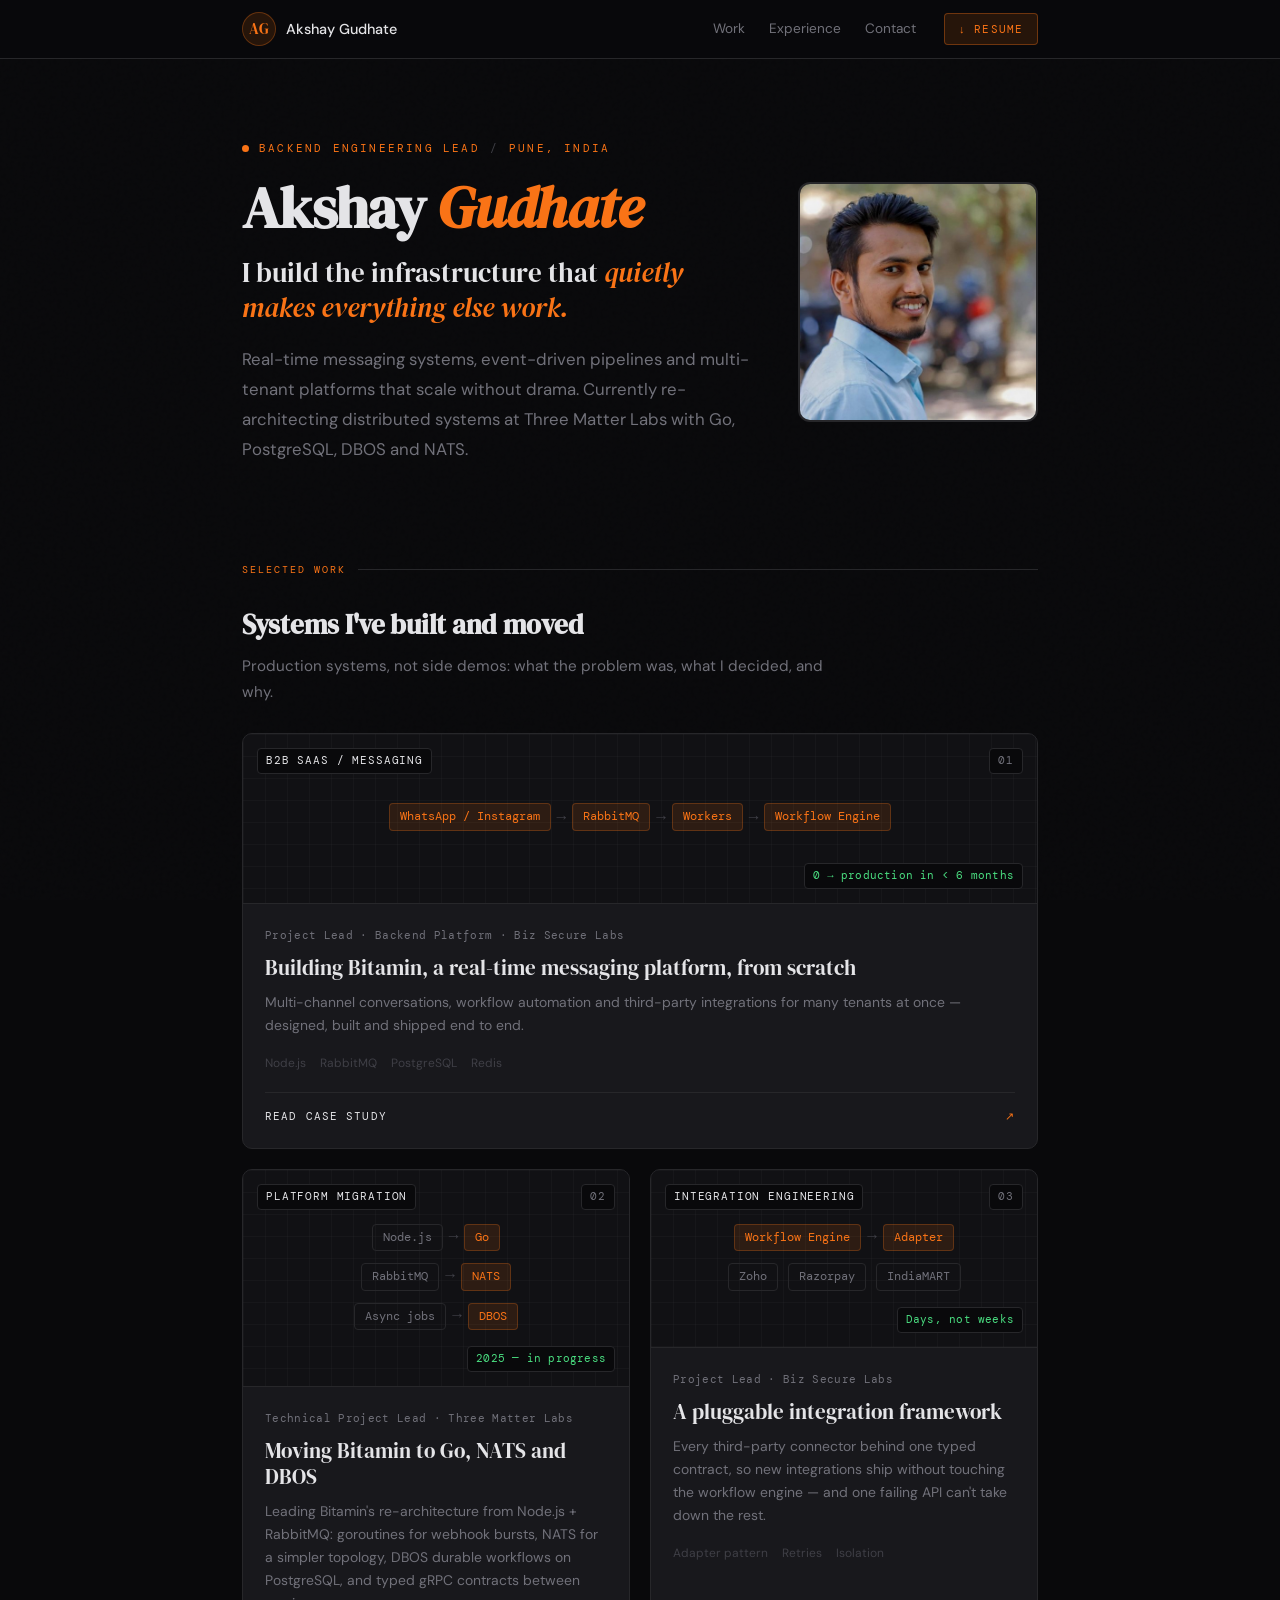
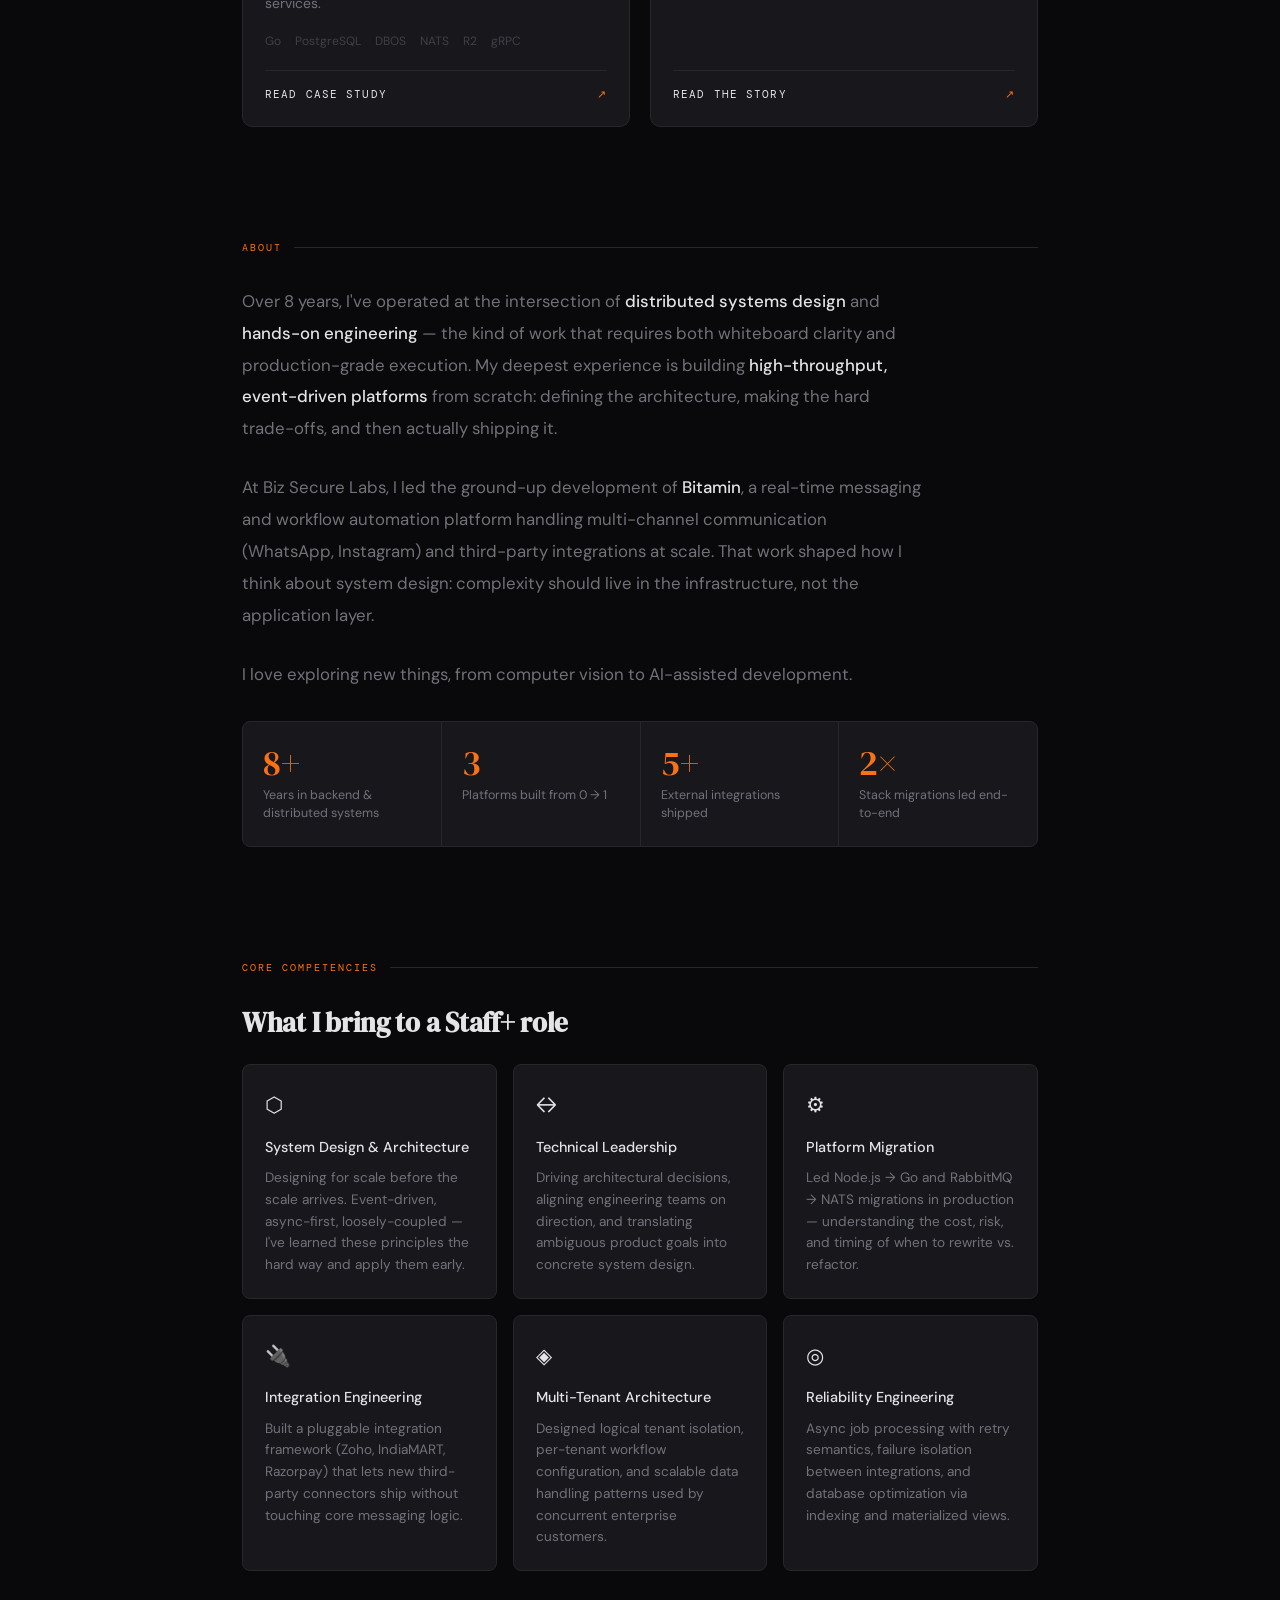
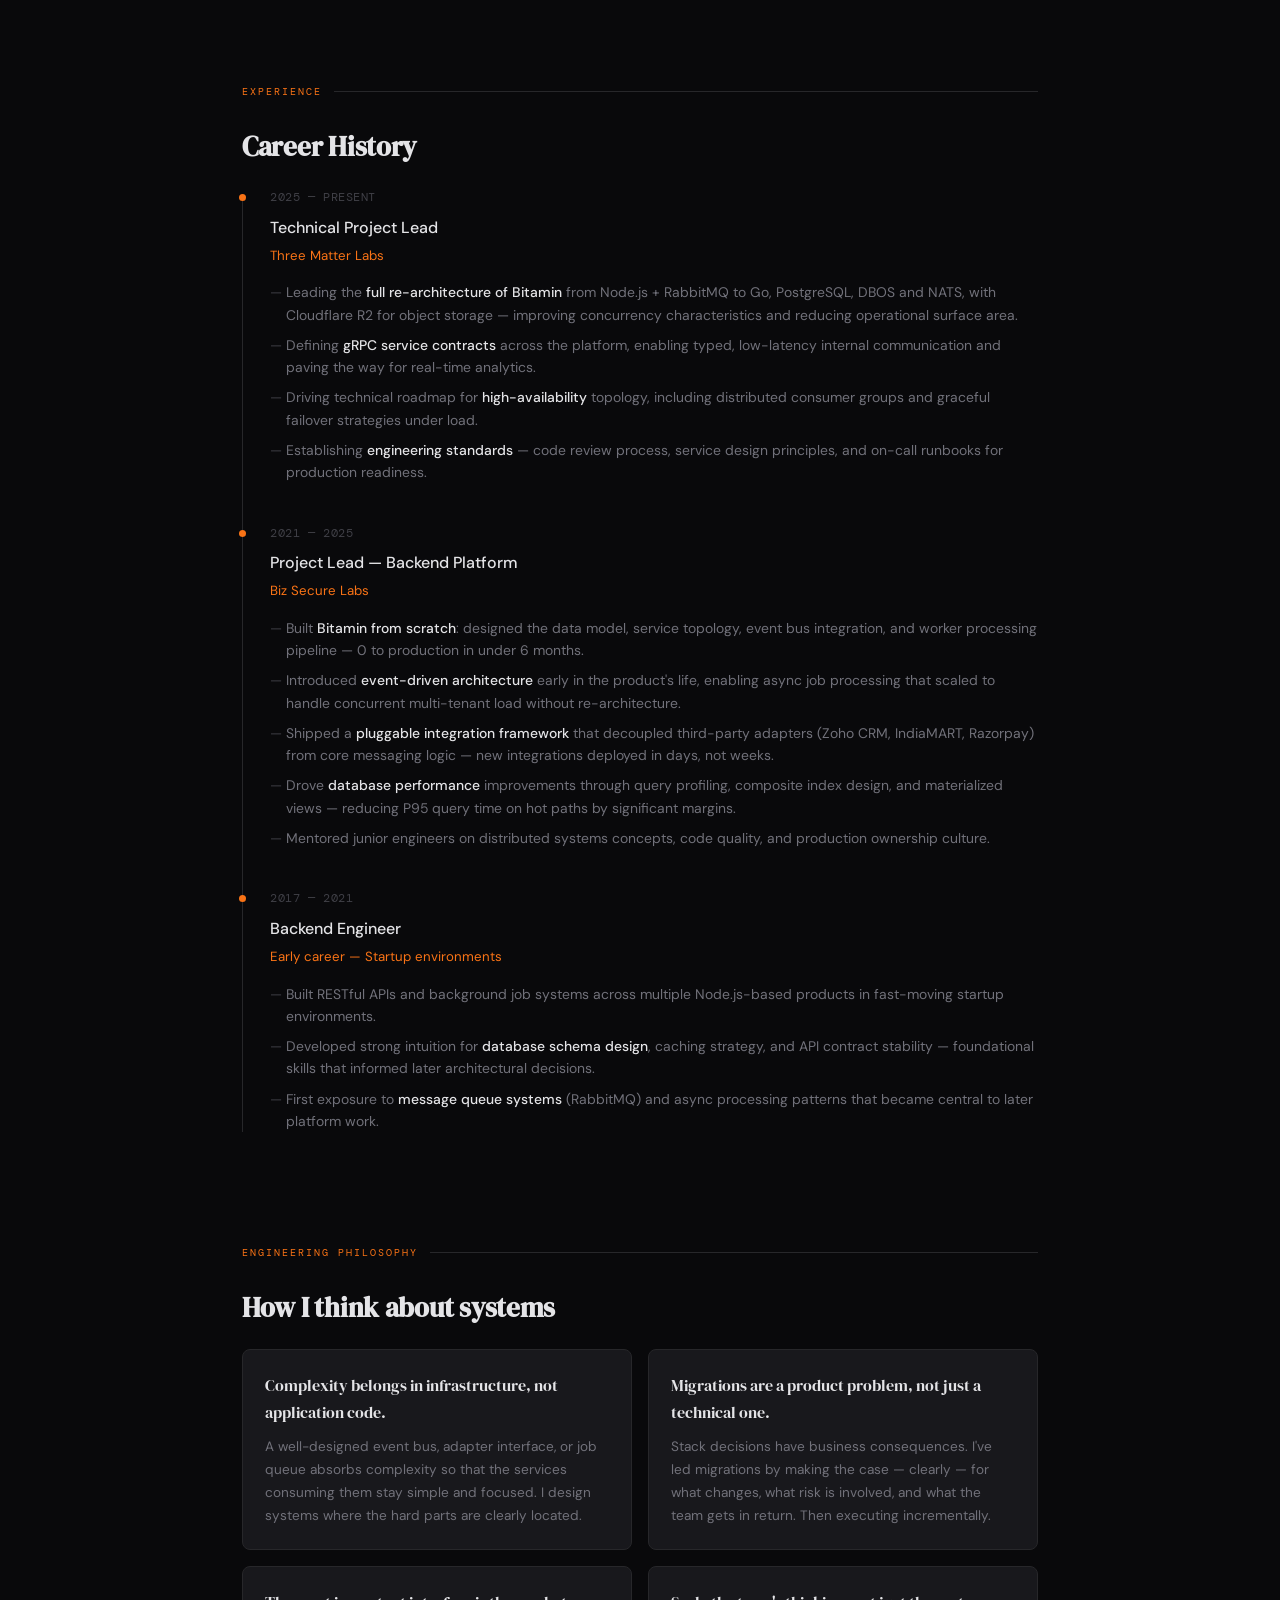
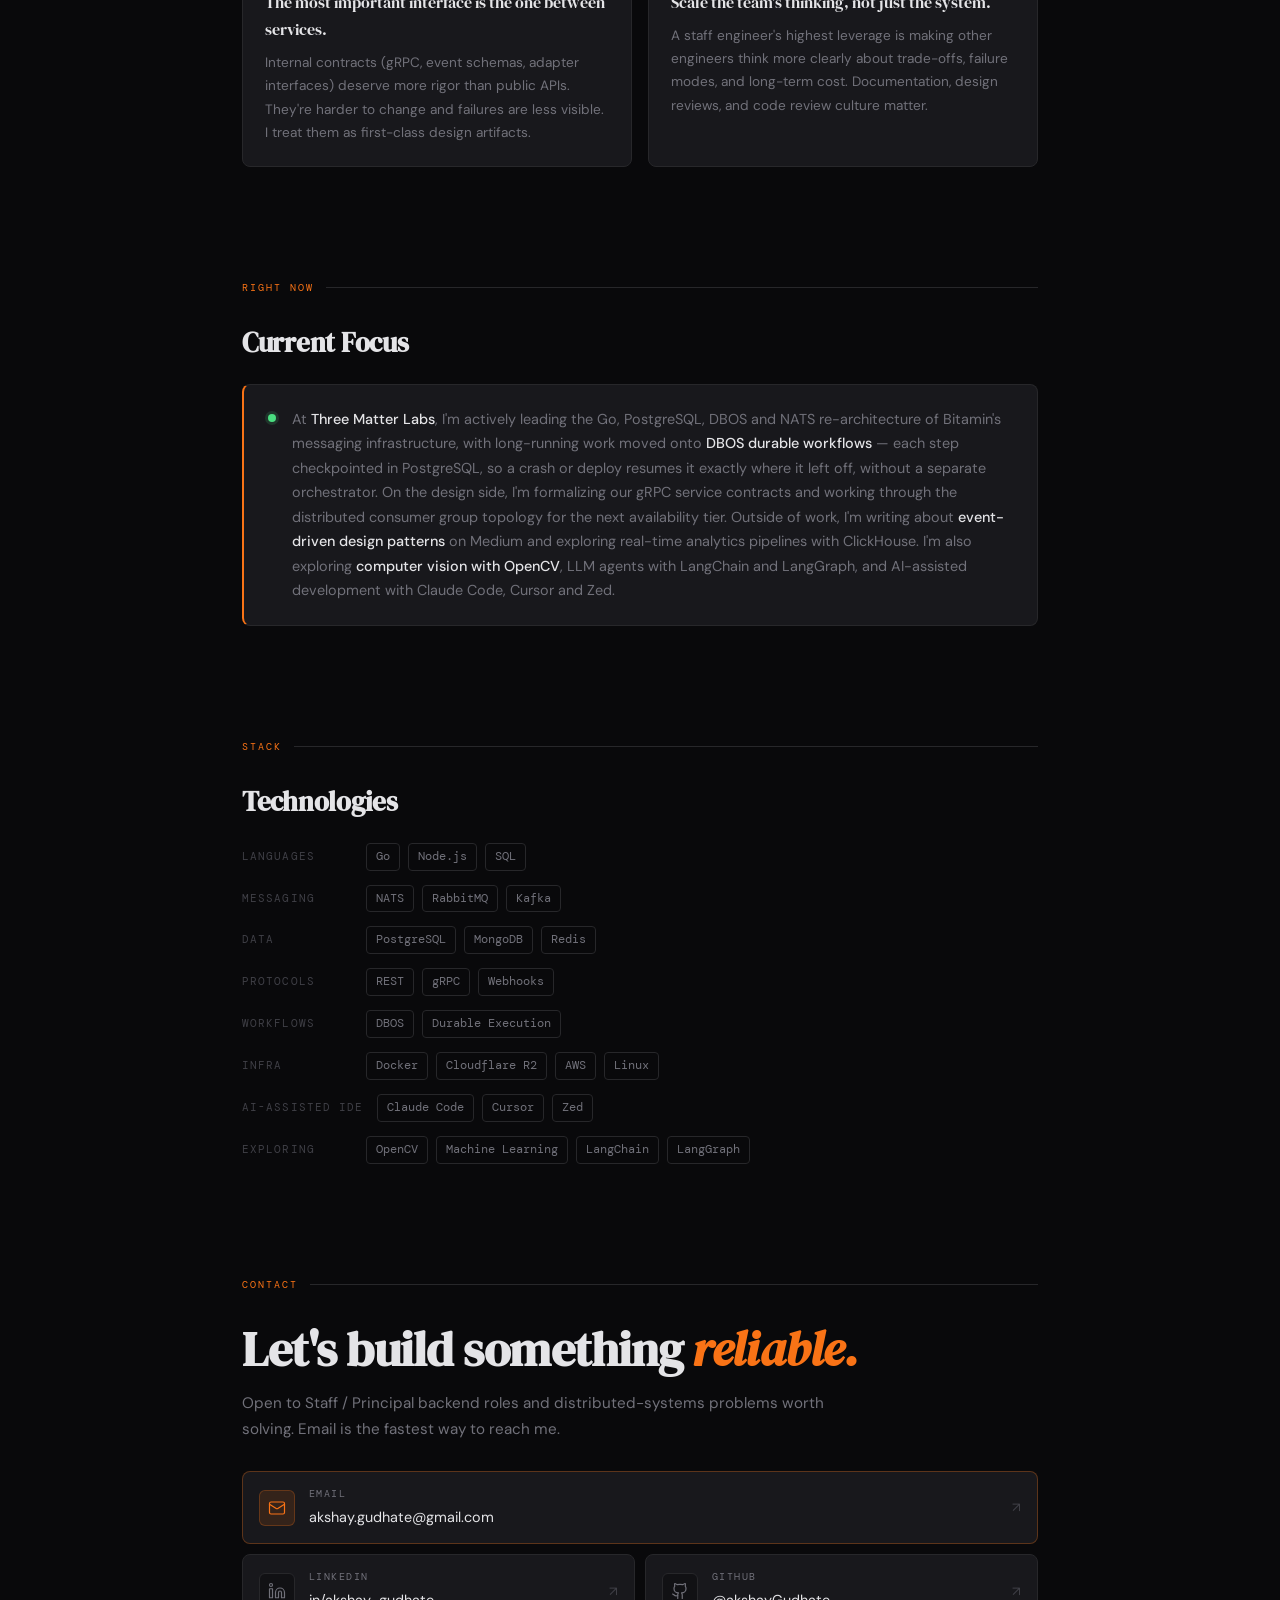
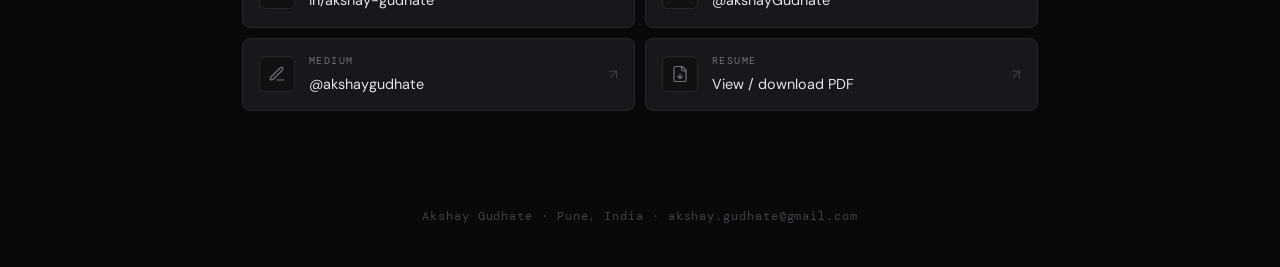
<file: index.html>
<!DOCTYPE html>
<html lang="en">

<head>
    <meta charset="UTF-8" />
    <meta name="viewport" content="width=device-width, initial-scale=1.0" />
    <title>Akshay Gudhate — Backend Engineering Lead</title>
    <meta name="description"
        content="Akshay Gudhate — backend engineering lead building real-time messaging, event-driven pipelines and multi-tenant platforms with Go, PostgreSQL, DBOS and NATS.">
    <meta property="og:title" content="Akshay Gudhate — Backend Engineering Lead">
    <meta property="og:description"
        content="Real-time messaging, event-driven pipelines and multi-tenant platforms. Go · PostgreSQL · DBOS · NATS.">
    <meta property="og:type" content="website">
    <meta property="og:image" content="https://akshaygudhate.github.io/profile.jpg">
    <link rel="icon" type="image/png" href="favicon.png">
    <link rel="preconnect" href="https://fonts.googleapis.com">
    <link rel="preconnect" href="https://fonts.gstatic.com" crossorigin>
    <link
        href="https://fonts.googleapis.com/css2?family=DM+Serif+Display:ital@0;1&family=DM+Mono:wght@400;500&family=DM+Sans:wght@300;400;500&display=swap"
        rel="stylesheet">

    <link rel="stylesheet" href="styles.css">
</head>

<body id="top">

    <!-- TOP BAR -->
    <header class="topbar">
        <div class="topbar-inner">
            <a class="brand" href="#top"><span class="brand-mark">AG</span><span class="brand-name">Akshay Gudhate</span></a>
            <nav class="topnav">
                <a href="#work">Work</a>
                <a href="#experience">Experience</a>
                <a href="#contact">Contact</a>
            </nav>
            <a class="resume-btn" href="https://drive.google.com/file/d/1PpCX9nBve4YOYpo0bK9APBf0AA8yxDBO/view?usp=drive_link" target="_blank" rel="noopener">↓ Resume</a>
        </div>
    </header>

    <div class="container">

        <!-- HERO -->
        <div class="hero">
            <div class="hero-inner">
                <div class="hero-text">
                    <div class="hero-eyebrow"><span class="dot"></span>Backend Engineering Lead<span
                            class="sep">/</span>Pune, India</div>
                    <h1>Akshay <em>Gudhate</em></h1>
                    <p class="hero-tagline">I build the infrastructure that <em>quietly makes everything else
                            work.</em></p>
                    <p class="hero-desc">
                        Real-time messaging systems, event-driven pipelines and multi-tenant platforms that scale
                        without drama. Currently re-architecting distributed systems at Three Matter Labs with Go,
                        PostgreSQL, DBOS and NATS.
                    </p>
                </div>
                <img src="profile.jpg" width="240" height="240" alt="Akshay Gudhate"
                    alt="Akshay Gudhate" class="hero-photo">
            </div>
        </div>

        <!-- SELECTED WORK -->
        <section id="work">
            <div class="section-label">Selected Work</div>
            <h2>Systems I've built and moved</h2>
            <p class="section-intro">Production systems, not side demos: what the problem was, what I decided, and
                why.</p>

            <div class="work-grid">
                <a class="work-card featured" href="work/bitamin.html">
                    <div class="work-visual">
                        <span class="work-cat">B2B SaaS / Messaging</span>
                        <span class="work-num">01</span>
                        <div class="work-flow">
                            <span class="node">WhatsApp / Instagram</span><span class="arrow">→</span>
                            <span class="node">RabbitMQ</span><span class="arrow">→</span>
                            <span class="node">Workers</span><span class="arrow">→</span>
                            <span class="node">Workflow Engine</span>
                        </div>
                        <span class="work-chip">0 → production in &lt; 6 months</span>
                    </div>
                    <div class="work-body">
                        <div class="work-role">Project Lead · Backend Platform · Biz Secure Labs</div>
                        <h3>Building Bitamin, a real-time messaging platform, from scratch</h3>
                        <p>Multi-channel conversations, workflow automation and third-party integrations for many
                            tenants at once — designed, built and shipped end to end.</p>
                        <div class="work-tags"><span>Node.js</span><span>RabbitMQ</span><span>PostgreSQL</span><span>Redis</span></div>
                        <div class="work-cta">Read case study <span>↗</span></div>
                    </div>
                </a>

                <a class="work-card" href="work/messaging-migration.html">
                    <div class="work-visual">
                        <span class="work-cat">Platform Migration</span>
                        <span class="work-num">02</span>
                        <div class="work-flow stacked">
                            <div><span class="node dim">Node.js</span><span class="arrow">→</span><span class="node">Go</span></div>
                            <div><span class="node dim">RabbitMQ</span><span class="arrow">→</span><span class="node">NATS</span></div>
                            <div><span class="node dim">Async jobs</span><span class="arrow">→</span><span class="node">DBOS</span></div>
                        </div>
                        <span class="work-chip">2025 — in progress</span>
                    </div>
                    <div class="work-body">
                        <div class="work-role">Technical Project Lead · Three Matter Labs</div>
                        <h3>Moving Bitamin to Go, NATS and DBOS</h3>
                        <p>Leading Bitamin's re-architecture from Node.js + RabbitMQ: goroutines for webhook bursts,
                            NATS for a simpler topology, DBOS durable workflows on PostgreSQL, and typed gRPC
                            contracts between services.</p>
                        <div class="work-tags"><span>Go</span><span>PostgreSQL</span><span>DBOS</span><span>NATS</span><span>R2</span><span>gRPC</span></div>
                        <div class="work-cta">Read case study <span>↗</span></div>
                    </div>
                </a>

                <a class="work-card" href="work/bitamin.html#integrations">
                    <div class="work-visual">
                        <span class="work-cat">Integration Engineering</span>
                        <span class="work-num">03</span>
                        <div class="work-flow stacked">
                            <div><span class="node">Workflow Engine</span><span class="arrow">→</span><span class="node">Adapter</span></div>
                            <div><span class="node dim">Zoho</span> <span class="node dim">Razorpay</span> <span class="node dim">IndiaMART</span></div>
                        </div>
                        <span class="work-chip">Days, not weeks</span>
                    </div>
                    <div class="work-body">
                        <div class="work-role">Project Lead · Biz Secure Labs</div>
                        <h3>A pluggable integration framework</h3>
                        <p>Every third-party connector behind one typed contract, so new integrations ship without
                            touching the workflow engine — and one failing API can't take down the rest.</p>
                        <div class="work-tags"><span>Adapter pattern</span><span>Retries</span><span>Isolation</span></div>
                        <div class="work-cta">Read the story <span>↗</span></div>
                    </div>
                </a>
            </div>
        </section>

        <!-- SUMMARY -->
        <section>
            <div class="section-label">About</div>
            <p class="summary-text">
                Over 8 years, I've operated at the intersection of <strong>distributed systems design</strong> and
                <strong>hands-on engineering</strong> — the kind of work that requires both whiteboard clarity and
                production-grade execution. My deepest experience is building <strong>high-throughput, event-driven
                    platforms</strong> from scratch: defining the architecture, making the hard trade-offs, and then
                actually shipping it.
            </p>
            <br />
            <p class="summary-text">
                At Biz Secure Labs, I led the ground-up development of <strong>Bitamin</strong>, a real-time messaging
                and workflow automation platform handling multi-channel communication (WhatsApp, Instagram) and
                third-party integrations at scale. That work shaped how I think about system design: complexity should
                live in the infrastructure, not the application layer.
            </p>
            <br />
            <p class="summary-text">
                I love exploring new things, from computer vision to AI-assisted development.
            </p>

            <div class="stats-grid">
                <div class="stat">
                    <div class="stat-num">8+</div>
                    <div class="stat-label">Years in backend & distributed systems</div>
                </div>
                <div class="stat">
                    <div class="stat-num">3</div>
                    <div class="stat-label">Platforms built from 0 → 1</div>
                </div>
                <div class="stat">
                    <div class="stat-num">5+</div>
                    <div class="stat-label">External integrations shipped</div>
                </div>
                <div class="stat">
                    <div class="stat-num">2×</div>
                    <div class="stat-label">Stack migrations led end-to-end</div>
                </div>
            </div>
        </section>

        <!-- WHAT I BRING -->
        <section>
            <div class="section-label">Core Competencies</div>
            <h2>What I bring to a Staff+ role</h2>
            <div class="pillars">
                <div class="pillar">
                    <div class="pillar-icon">⬡</div>
                    <h3>System Design & Architecture</h3>
                    <p>Designing for scale before the scale arrives. Event-driven, async-first, loosely-coupled — I've
                        learned these principles the hard way and apply them early.</p>
                </div>
                <div class="pillar">
                    <div class="pillar-icon">↔</div>
                    <h3>Technical Leadership</h3>
                    <p>Driving architectural decisions, aligning engineering teams on direction, and translating
                        ambiguous product goals into concrete system design.</p>
                </div>
                <div class="pillar">
                    <div class="pillar-icon">⚙</div>
                    <h3>Platform Migration</h3>
                    <p>Led Node.js → Go and RabbitMQ → NATS migrations in production — understanding the cost, risk, and
                        timing of when to rewrite vs. refactor.</p>
                </div>
                <div class="pillar">
                    <div class="pillar-icon">🔌</div>
                    <h3>Integration Engineering</h3>
                    <p>Built a pluggable integration framework (Zoho, IndiaMART, Razorpay) that lets new third-party
                        connectors ship without touching core messaging logic.</p>
                </div>
                <div class="pillar">
                    <div class="pillar-icon">◈</div>
                    <h3>Multi-Tenant Architecture</h3>
                    <p>Designed logical tenant isolation, per-tenant workflow configuration, and scalable data handling
                        patterns used by concurrent enterprise customers.</p>
                </div>
                <div class="pillar">
                    <div class="pillar-icon">◎</div>
                    <h3>Reliability Engineering</h3>
                    <p>Async job processing with retry semantics, failure isolation between integrations, and database
                        optimization via indexing and materialized views.</p>
                </div>
            </div>
        </section>

        <!-- EXPERIENCE -->
        <section id="experience">
            <div class="section-label">Experience</div>
            <h2>Career History</h2>

            <div class="timeline">

                <div class="tl-item">
                    <div class="tl-meta">2025 — PRESENT</div>
                    <div class="tl-title">Technical Project Lead</div>
                    <div class="tl-company">Three Matter Labs</div>
                    <ul class="tl-bullets">
                        <li>Leading the <strong>full re-architecture of Bitamin</strong> from Node.js + RabbitMQ to Go,
                            PostgreSQL, DBOS and NATS, with Cloudflare R2 for object storage — improving concurrency
                            characteristics and reducing operational surface area.</li>
                        <li>Defining <strong>gRPC service contracts</strong> across the platform, enabling typed,
                            low-latency internal communication and paving the way for real-time analytics.</li>
                        <li>Driving technical roadmap for <strong>high-availability</strong> topology, including
                            distributed consumer groups and graceful failover strategies under load.</li>
                        <li>Establishing <strong>engineering standards</strong> — code review process, service design
                            principles, and on-call runbooks for production readiness.</li>
                    </ul>
                </div>

                <div class="tl-item">
                    <div class="tl-meta">2021 — 2025</div>
                    <div class="tl-title">Project Lead — Backend Platform</div>
                    <div class="tl-company">Biz Secure Labs</div>
                    <ul class="tl-bullets">
                        <li>Built <strong>Bitamin from scratch</strong>: designed the data model, service topology,
                            event bus integration, and worker processing pipeline — 0 to production in under 6 months.
                        </li>
                        <li>Introduced <strong>event-driven architecture</strong> early in the product's life, enabling
                            async job processing that scaled to handle concurrent multi-tenant load without
                            re-architecture.</li>
                        <li>Shipped a <strong>pluggable integration framework</strong> that decoupled third-party
                            adapters (Zoho CRM, IndiaMART, Razorpay) from core messaging logic — new integrations
                            deployed in days, not weeks.</li>
                        <li>Drove <strong>database performance</strong> improvements through query profiling, composite
                            index design, and materialized views — reducing P95 query time on hot paths by significant
                            margins.</li>
                        <li>Mentored junior engineers on distributed systems concepts, code quality, and production
                            ownership culture.</li>
                    </ul>
                </div>

                <div class="tl-item">
                    <div class="tl-meta">2017 — 2021</div>
                    <div class="tl-title">Backend Engineer</div>
                    <div class="tl-company">Early career — Startup environments</div>
                    <ul class="tl-bullets">
                        <li>Built RESTful APIs and background job systems across multiple Node.js-based products in
                            fast-moving startup environments.</li>
                        <li>Developed strong intuition for <strong>database schema design</strong>, caching strategy,
                            and API contract stability — foundational skills that informed later architectural
                            decisions.</li>
                        <li>First exposure to <strong>message queue systems</strong> (RabbitMQ) and async processing
                            patterns that became central to later platform work.</li>
                    </ul>
                </div>

            </div>
        </section>

        <!-- PHILOSOPHY -->
        <section>
            <div class="section-label">Engineering Philosophy</div>
            <h2>How I think about systems</h2>
            <div class="philosophy-grid">
                <div class="philosophy-card">
                    <h3>Complexity belongs in infrastructure, not application code.</h3>
                    <p>A well-designed event bus, adapter interface, or job queue absorbs complexity so that the
                        services consuming them stay simple and focused. I design systems where the hard parts are
                        clearly located.</p>
                </div>
                <div class="philosophy-card">
                    <h3>Migrations are a product problem, not just a technical one.</h3>
                    <p>Stack decisions have business consequences. I've led migrations by making the case — clearly —
                        for what changes, what risk is involved, and what the team gets in return. Then executing
                        incrementally.</p>
                </div>
                <div class="philosophy-card">
                    <h3>The most important interface is the one between services.</h3>
                    <p>Internal contracts (gRPC, event schemas, adapter interfaces) deserve more rigor than public APIs.
                        They're harder to change and failures are less visible. I treat them as first-class design
                        artifacts.</p>
                </div>
                <div class="philosophy-card">
                    <h3>Scale the team's thinking, not just the system.</h3>
                    <p>A staff engineer's highest leverage is making other engineers think more clearly about
                        trade-offs, failure modes, and long-term cost. Documentation, design reviews, and code review
                        culture matter.</p>
                </div>
            </div>
        </section>

        <!-- CURRENTLY -->
        <section>
            <div class="section-label">Right Now</div>
            <h2>Current Focus</h2>
            <div class="currently-box">
                <div class="dot-live"></div>
                <p>
                    At <strong>Three Matter Labs</strong>, I'm actively leading the Go, PostgreSQL, DBOS and NATS
                    re-architecture of Bitamin's messaging infrastructure, with long-running work moved onto
                    <strong>DBOS durable workflows</strong> — each step checkpointed in PostgreSQL, so a crash or deploy
                    resumes it exactly where it left off, without a separate orchestrator. On the design side, I'm formalizing our gRPC service contracts and
                    working through the distributed consumer group topology for the next availability tier. Outside of
                    work, I'm writing about <strong>event-driven design patterns</strong> on Medium and exploring
                    real-time analytics pipelines with ClickHouse. I'm also exploring <strong>computer vision with
                        OpenCV</strong>, LLM agents with LangChain and LangGraph, and AI-assisted development with
                    Claude Code, Cursor and Zed.
                </p>
            </div>
        </section>

        <!-- TECH STACK -->
        <section>
            <div class="section-label">Stack</div>
            <h2>Technologies</h2>
            <div class="stack-groups">
                <div class="stack-row">
                    <span class="stack-category">Languages</span>
                    <div class="stack-tags">
                        <span class="tag">Go</span>
                        <span class="tag">Node.js</span>
                        <span class="tag">SQL</span>
                    </div>
                </div>
                <div class="stack-row">
                    <span class="stack-category">Messaging</span>
                    <div class="stack-tags">
                        <span class="tag">NATS</span>
                        <span class="tag">RabbitMQ</span>
                        <span class="tag">Kafka</span>
                    </div>
                </div>
                <div class="stack-row">
                    <span class="stack-category">Data</span>
                    <div class="stack-tags">
                        <span class="tag">PostgreSQL</span>
                        <span class="tag">MongoDB</span>
                        <span class="tag">Redis</span>
                    </div>
                </div>
                <div class="stack-row">
                    <span class="stack-category">Protocols</span>
                    <div class="stack-tags">
                        <span class="tag">REST</span>
                        <span class="tag">gRPC</span>
                        <span class="tag">Webhooks</span>
                    </div>
                </div>
                <div class="stack-row">
                    <span class="stack-category">Workflows</span>
                    <div class="stack-tags">
                        <span class="tag">DBOS</span>
                        <span class="tag">Durable Execution</span>
                    </div>
                </div>
                <div class="stack-row">
                    <span class="stack-category">Infra</span>
                    <div class="stack-tags">
                        <span class="tag">Docker</span>
                        <span class="tag">Cloudflare R2</span>
                        <span class="tag">AWS</span>
                        <span class="tag">Linux</span>
                    </div>
                </div>
                <div class="stack-row">
                    <span class="stack-category">AI-Assisted IDE</span>
                    <div class="stack-tags">
                        <span class="tag">Claude Code</span>
                        <span class="tag">Cursor</span>
                        <span class="tag">Zed</span>
                    </div>
                </div>
                <div class="stack-row">
                    <span class="stack-category">Exploring</span>
                    <div class="stack-tags">
                        <span class="tag">OpenCV</span>
                        <span class="tag">Machine Learning</span>
                        <span class="tag">LangChain</span>
                        <span class="tag">LangGraph</span>
                    </div>
                </div>
            </div>
        </section>

        <!-- CONTACT -->
        <section id="contact" class="contact">
            <div class="section-label">Contact</div>
            <h2 class="contact-title">Let's build something <em>reliable.</em></h2>
            <p class="section-intro">Open to Staff / Principal backend roles and distributed-systems problems worth
                solving. Email is the fastest way to reach me.</p>
            <div class="contact-grid">
                <a class="contact-card primary" href="mailto:akshay.gudhate@gmail.com">
                    <span class="cc-icon"><svg viewBox="0 0 24 24" fill="none" stroke="currentColor" stroke-width="1.6" stroke-linecap="round" stroke-linejoin="round" aria-hidden="true"><rect width="20" height="16" x="2" y="4" rx="2"/><path d="m22 7-8.97 5.7a1.94 1.94 0 0 1-2.06 0L2 7"/></svg></span>
                    <span class="cc-text"><span class="cc-label">Email</span><span class="cc-value">akshay.gudhate@gmail.com</span></span>
                    <span class="cc-arrow">↗</span>
                </a>
                <a class="contact-card" href="https://www.linkedin.com/in/akshay-gudhate/" target="_blank" rel="noopener">
                    <span class="cc-icon"><svg viewBox="0 0 24 24" fill="none" stroke="currentColor" stroke-width="1.6" stroke-linecap="round" stroke-linejoin="round" aria-hidden="true"><path d="M16 8a6 6 0 0 1 6 6v7h-4v-7a2 2 0 0 0-2-2 2 2 0 0 0-2 2v7h-4v-7a6 6 0 0 1 6-6z"/><rect width="4" height="12" x="2" y="9"/><circle cx="4" cy="4" r="2"/></svg></span>
                    <span class="cc-text"><span class="cc-label">LinkedIn</span><span class="cc-value">in/akshay-gudhate</span></span>
                    <span class="cc-arrow">↗</span>
                </a>
                <a class="contact-card" href="https://github.com/akshayGudhate" target="_blank" rel="noopener">
                    <span class="cc-icon"><svg viewBox="0 0 24 24" fill="none" stroke="currentColor" stroke-width="1.6" stroke-linecap="round" stroke-linejoin="round" aria-hidden="true"><path d="M15 22v-4a4.8 4.8 0 0 0-1-3.5c3 0 6-2 6-5.5.08-1.25-.27-2.48-1-3.5.28-1.15.28-2.35 0-3.5 0 0-1 0-3 1.5-2.64-.5-5.36-.5-8 0C6 2 5 2 5 2c-.3 1.15-.3 2.35 0 3.5A5.4 5.4 0 0 0 4 9c0 3.5 3 5.5 6 5.5-.39.49-.68 1.05-.85 1.65-.17.6-.22 1.23-.15 1.85v4"/><path d="M9 18c-4.51 2-5-2-7-2"/></svg></span>
                    <span class="cc-text"><span class="cc-label">GitHub</span><span class="cc-value">@akshayGudhate</span></span>
                    <span class="cc-arrow">↗</span>
                </a>
                <a class="contact-card" href="https://medium.com/@akshaygudhate" target="_blank" rel="noopener">
                    <span class="cc-icon"><svg viewBox="0 0 24 24" fill="none" stroke="currentColor" stroke-width="1.6" stroke-linecap="round" stroke-linejoin="round" aria-hidden="true"><path d="M12 20h9"/><path d="M16.38 3.62a1 1 0 0 1 3 3L7.37 18.64a2 2 0 0 1-.86.5l-2.87.84a.5.5 0 0 1-.62-.62l.84-2.87a2 2 0 0 1 .5-.86z"/></svg></span>
                    <span class="cc-text"><span class="cc-label">Medium</span><span class="cc-value">@akshaygudhate</span></span>
                    <span class="cc-arrow">↗</span>
                </a>
                <a class="contact-card" href="https://drive.google.com/file/d/1PpCX9nBve4YOYpo0bK9APBf0AA8yxDBO/view?usp=drive_link" target="_blank" rel="noopener">
                    <span class="cc-icon"><svg viewBox="0 0 24 24" fill="none" stroke="currentColor" stroke-width="1.6" stroke-linecap="round" stroke-linejoin="round" aria-hidden="true"><path d="M15 2H6a2 2 0 0 0-2 2v16a2 2 0 0 0 2 2h12a2 2 0 0 0 2-2V7Z"/><path d="M14 2v4a2 2 0 0 0 2 2h4"/><path d="M12 18v-6"/><path d="m9 15 3 3 3-3"/></svg></span>
                    <span class="cc-text"><span class="cc-label">Resume</span><span class="cc-value">View / download PDF</span></span>
                    <span class="cc-arrow">↗</span>
                </a>
            </div>
        </section>

        <!-- FOOTER -->
        <footer>
            <p>Akshay Gudhate · Pune, India · <a href="mailto:akshay.gudhate@gmail.com">akshay.gudhate@gmail.com</a></p>
        </footer>

    </div>

</body>

</html>
</file>
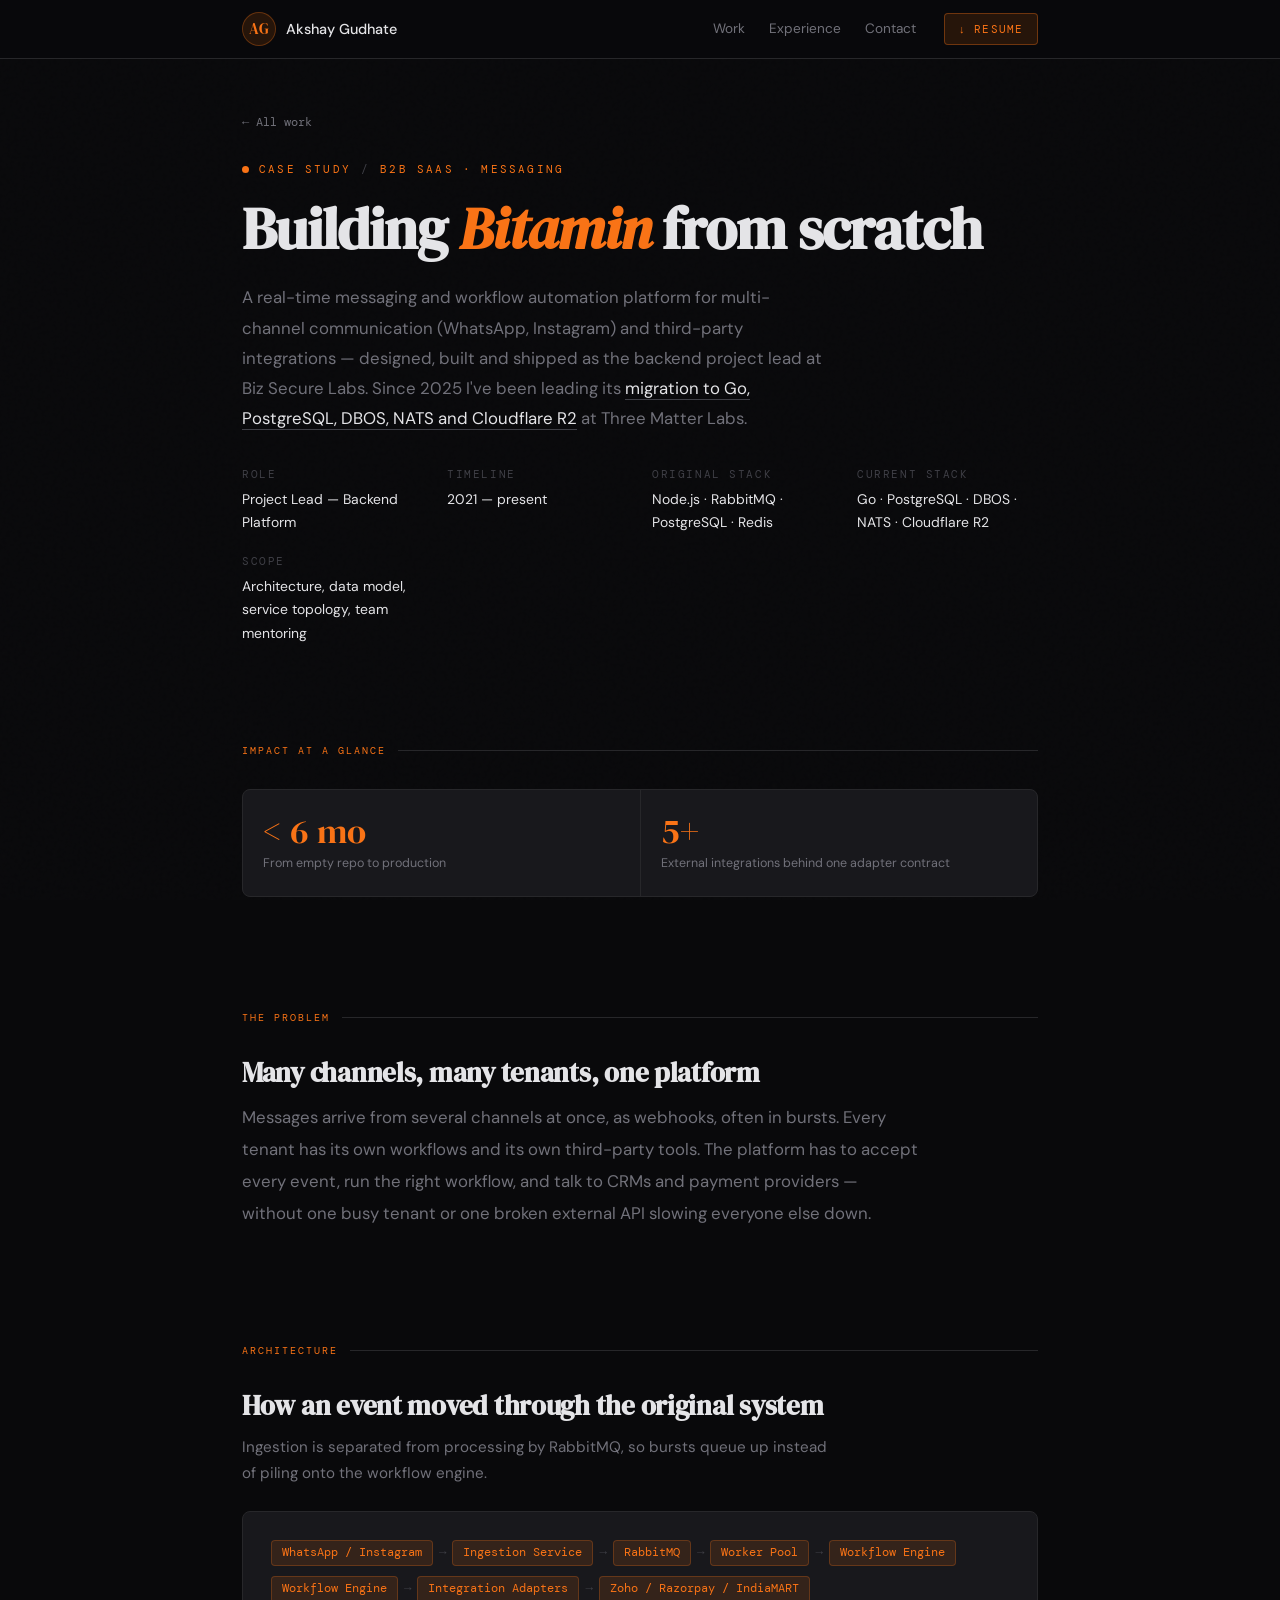
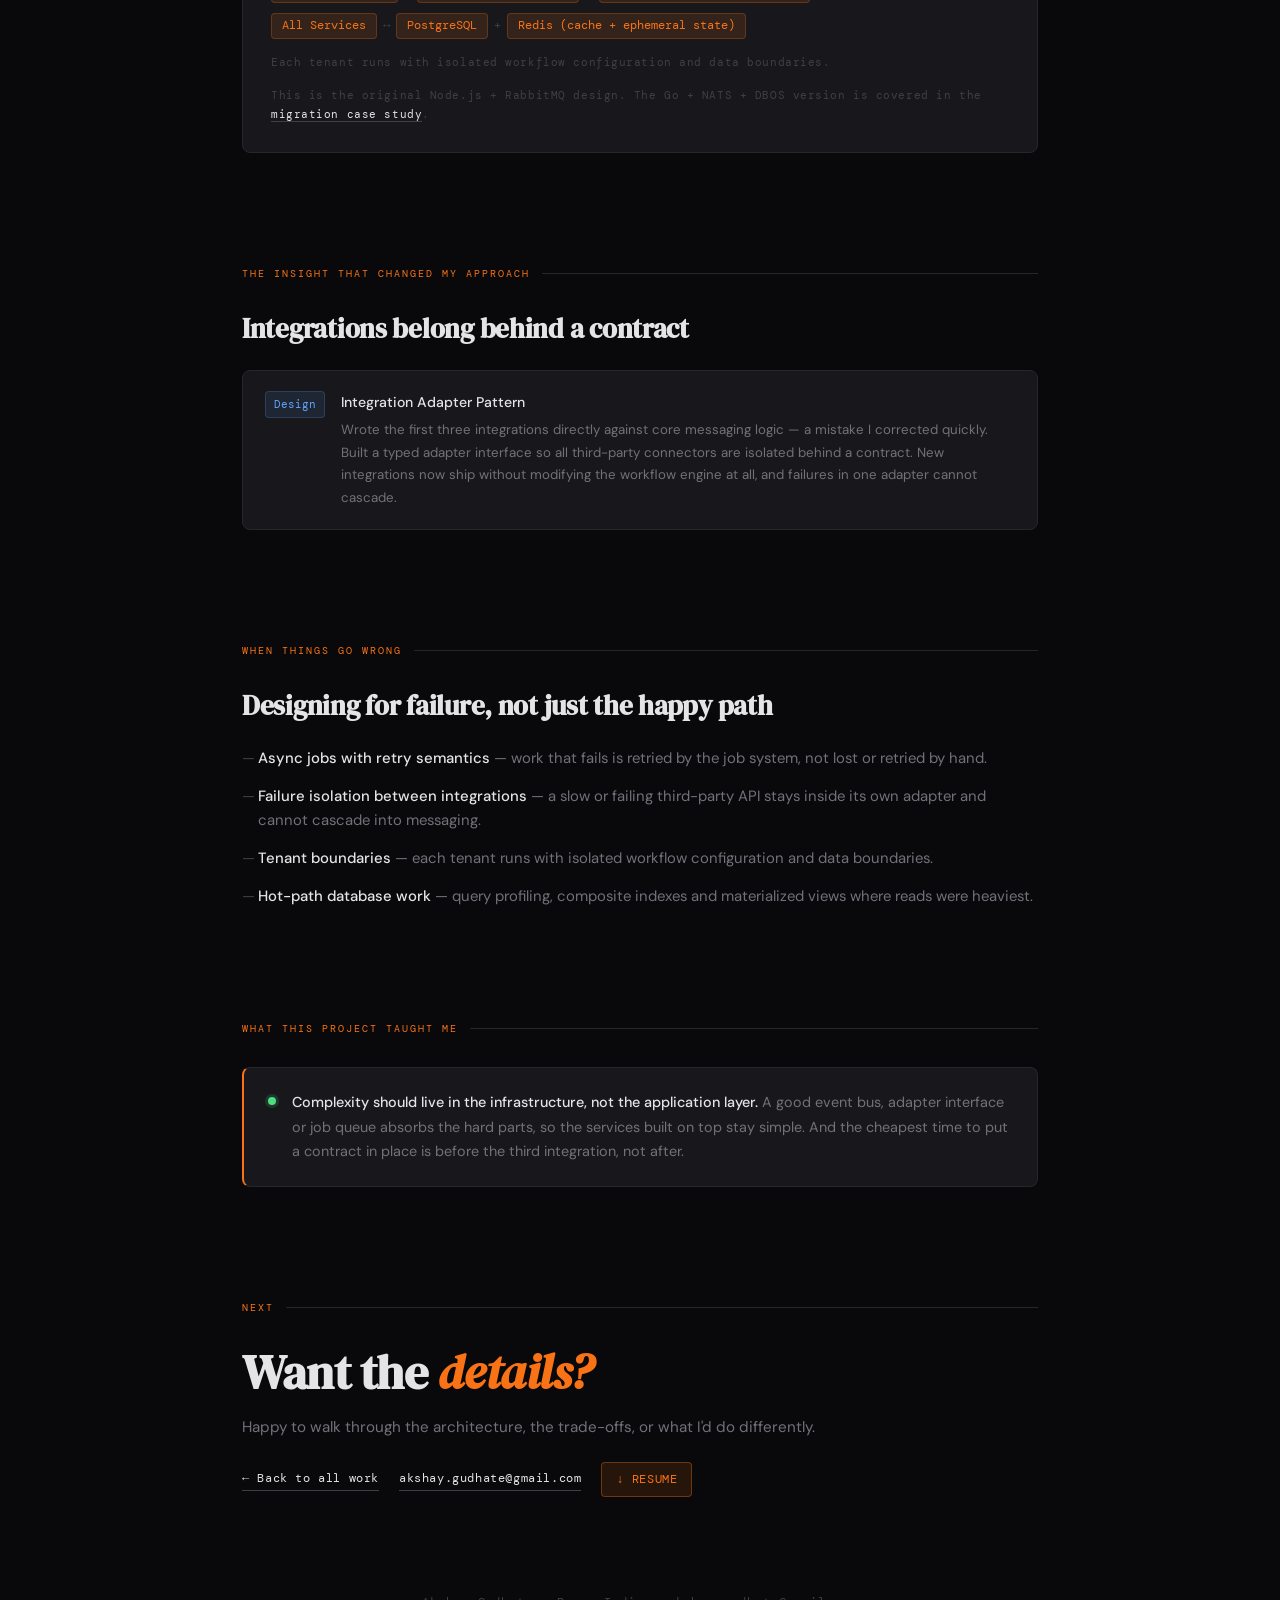
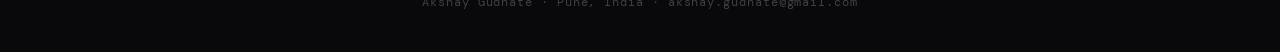
<file: work/bitamin.html>
<!DOCTYPE html>
<html lang="en">

<head>
    <meta charset="UTF-8" />
    <meta name="viewport" content="width=device-width, initial-scale=1.0" />
    <title>Bitamin case study — Akshay Gudhate</title>
    <meta name="description"
        content="How Akshay Gudhate designed and built Bitamin, a real-time messaging and workflow automation platform, from scratch.">
    <meta property="og:title" content="Building Bitamin from scratch — case study">
    <meta property="og:description"
        content="Real-time multi-channel messaging, workflow automation and third-party integrations built on Node.js and RabbitMQ, now migrated to Go, PostgreSQL, DBOS, NATS and R2.">
    <meta property="og:type" content="article">
    <link rel="icon" type="image/png" href="../favicon.png">
    <link rel="preconnect" href="https://fonts.googleapis.com">
    <link rel="preconnect" href="https://fonts.gstatic.com" crossorigin>
    <link
        href="https://fonts.googleapis.com/css2?family=DM+Serif+Display:ital@0;1&family=DM+Mono:wght@400;500&family=DM+Sans:wght@300;400;500&display=swap"
        rel="stylesheet">
    <link rel="stylesheet" href="../styles.css">
</head>

<body id="top">

    <!-- TOP BAR -->
    <header class="topbar">
        <div class="topbar-inner">
            <a class="brand" href="../index.html"><span class="brand-mark">AG</span><span class="brand-name">Akshay Gudhate</span></a>
            <nav class="topnav">
                <a href="../index.html#work">Work</a>
                <a href="../index.html#experience">Experience</a>
                <a href="../index.html#contact">Contact</a>
            </nav>
            <a class="resume-btn" href="https://drive.google.com/file/d/1PpCX9nBve4YOYpo0bK9APBf0AA8yxDBO/view?usp=drive_link" target="_blank" rel="noopener">↓ Resume</a>
        </div>
    </header>

    <div class="container">

        <!-- CASE STUDY HERO -->
        <div class="hero cs-hero">
            <a class="cs-back" href="../index.html#work">← All work</a>
            <div class="hero-eyebrow"><span class="dot"></span>Case study<span class="sep">/</span>B2B SaaS · Messaging</div>
            <h1>Building <em>Bitamin</em> from scratch</h1>
            <p class="hero-desc">A real-time messaging and workflow automation platform for multi-channel
                communication (WhatsApp, Instagram) and third-party integrations — designed, built and shipped as
                the backend project lead at Biz Secure Labs. Since 2025 I've been leading its
                <a class="inline-link" href="messaging-migration.html">migration to Go, PostgreSQL, DBOS, NATS and
                    Cloudflare R2</a> at Three Matter Labs.</p>

            <div class="cs-meta">
                <div><span>Role</span>Project Lead — Backend Platform</div>
                <div><span>Timeline</span>2021 — present</div>
                <div><span>Original stack</span>Node.js · RabbitMQ · PostgreSQL · Redis</div>
                <div><span>Current stack</span>Go · PostgreSQL · DBOS · NATS · Cloudflare R2</div>
                <div><span>Scope</span>Architecture, data model, service topology, team mentoring</div>
            </div>
        </div>

        <!-- IMPACT -->
        <section>
            <div class="section-label">Impact at a glance</div>
            <div class="stats-grid">
                <div class="stat">
                    <div class="stat-num">&lt; 6 mo</div>
                    <div class="stat-label">From empty repo to production</div>
                </div>
                <div class="stat">
                    <div class="stat-num">5+</div>
                    <div class="stat-label">External integrations behind one adapter contract</div>
                </div>
            </div>
        </section>

        <!-- PROBLEM -->
        <section>
            <div class="section-label">The problem</div>
            <h2>Many channels, many tenants, one platform</h2>
            <p class="summary-text">Messages arrive from several channels at once, as webhooks, often in bursts.
                Every tenant has its own workflows and its own third-party tools. The platform has to accept every
                event, run the right workflow, and talk to CRMs and payment providers — without one busy tenant or
                one broken external API slowing everyone else down.</p>
        </section>

        <!-- ARCHITECTURE -->
        <section>
            <div class="section-label">Architecture</div>
            <h2>How an event moved through the original system</h2>
            <p class="section-intro">Ingestion is separated from processing by RabbitMQ, so bursts queue up instead of
                piling onto the workflow engine.</p>
            <div class="arch-flow">
                <div class="flow-line">
                    <span class="node">WhatsApp / Instagram</span>
                    <span class="arrow">→</span>
                    <span class="node">Ingestion Service</span>
                    <span class="arrow">→</span>
                    <span class="node">RabbitMQ</span>
                    <span class="arrow">→</span>
                    <span class="node">Worker Pool</span>
                    <span class="arrow">→</span>
                    <span class="node">Workflow Engine</span>
                </div>
                <div class="flow-line" style="margin-top: 10px;">
                    <span class="node">Workflow Engine</span>
                    <span class="arrow">→</span>
                    <span class="node">Integration Adapters</span>
                    <span class="arrow">→</span>
                    <span class="node">Zoho / Razorpay / IndiaMART</span>
                </div>
                <div class="flow-line" style="margin-top: 10px;">
                    <span class="node">All Services</span>
                    <span class="arrow">↔</span>
                    <span class="node">PostgreSQL</span>
                    <span class="arrow">+</span>
                    <span class="node">Redis (cache + ephemeral state)</span>
                </div>
                <div class="flow-label">Each tenant runs with isolated workflow configuration and data boundaries.</div>
                <div class="flow-label">This is the original Node.js + RabbitMQ design. The Go + NATS + DBOS version is
                    covered in the <a class="inline-link" href="messaging-migration.html">migration case study</a>.</div>
            </div>
        </section>

        <!-- INSIGHT -->
        <section id="integrations">
            <div class="section-label">The insight that changed my approach</div>
            <h2>Integrations belong behind a contract</h2>
            <div class="decisions">
                <div class="decision">
                    <span class="decision-tag neutral">Design</span>
                    <div>
                        <h3>Integration Adapter Pattern</h3>
                        <p>Wrote the first three integrations directly against core messaging logic — a mistake I
                            corrected quickly. Built a typed adapter interface so all third-party connectors are
                            isolated behind a contract. New integrations now ship without modifying the workflow engine
                            at all, and failures in one adapter cannot cascade.</p>
                    </div>
                </div>
            </div>
        </section>

        <!-- FAILURE -->
        <section>
            <div class="section-label">When things go wrong</div>
            <h2>Designing for failure, not just the happy path</h2>
            <ul class="tl-bullets cs-list">
                <li><strong>Async jobs with retry semantics</strong> — work that fails is retried by the job system,
                    not lost or retried by hand.</li>
                <li><strong>Failure isolation between integrations</strong> — a slow or failing third-party API stays
                    inside its own adapter and cannot cascade into messaging.</li>
                <li><strong>Tenant boundaries</strong> — each tenant runs with isolated workflow configuration and
                    data boundaries.</li>
                <li><strong>Hot-path database work</strong> — query profiling, composite indexes and materialized
                    views where reads were heaviest.</li>
            </ul>
        </section>

        <!-- LESSONS -->
        <section>
            <div class="section-label">What this project taught me</div>
            <div class="currently-box">
                <div class="dot-live"></div>
                <p><strong>Complexity should live in the infrastructure, not the application layer.</strong> A good
                    event bus, adapter interface or job queue absorbs the hard parts, so the services built on top
                    stay simple. And the cheapest time to put a contract in place is before the third integration,
                    not after.</p>
            </div>
        </section>

        <!-- NEXT -->
        <section class="contact">
            <div class="section-label">Next</div>
            <h2 class="contact-title">Want the <em>details?</em></h2>
            <p class="section-intro">Happy to walk through the architecture, the trade-offs, or what I'd do
                differently.</p>
            <div class="hero-links" style="margin-top: 22px;">
                <a href="../index.html#work">← Back to all work</a>
                <a href="mailto:akshay.gudhate@gmail.com">akshay.gudhate@gmail.com</a>
                <a href="https://drive.google.com/file/d/1PpCX9nBve4YOYpo0bK9APBf0AA8yxDBO/view?usp=drive_link" target="_blank" rel="noopener" class="resume-btn">↓ Resume</a>
            </div>
        </section>

        <footer>
            <p>Akshay Gudhate · Pune, India · <a href="mailto:akshay.gudhate@gmail.com">akshay.gudhate@gmail.com</a></p>
        </footer>

    </div>
</body>

</html>
</file>
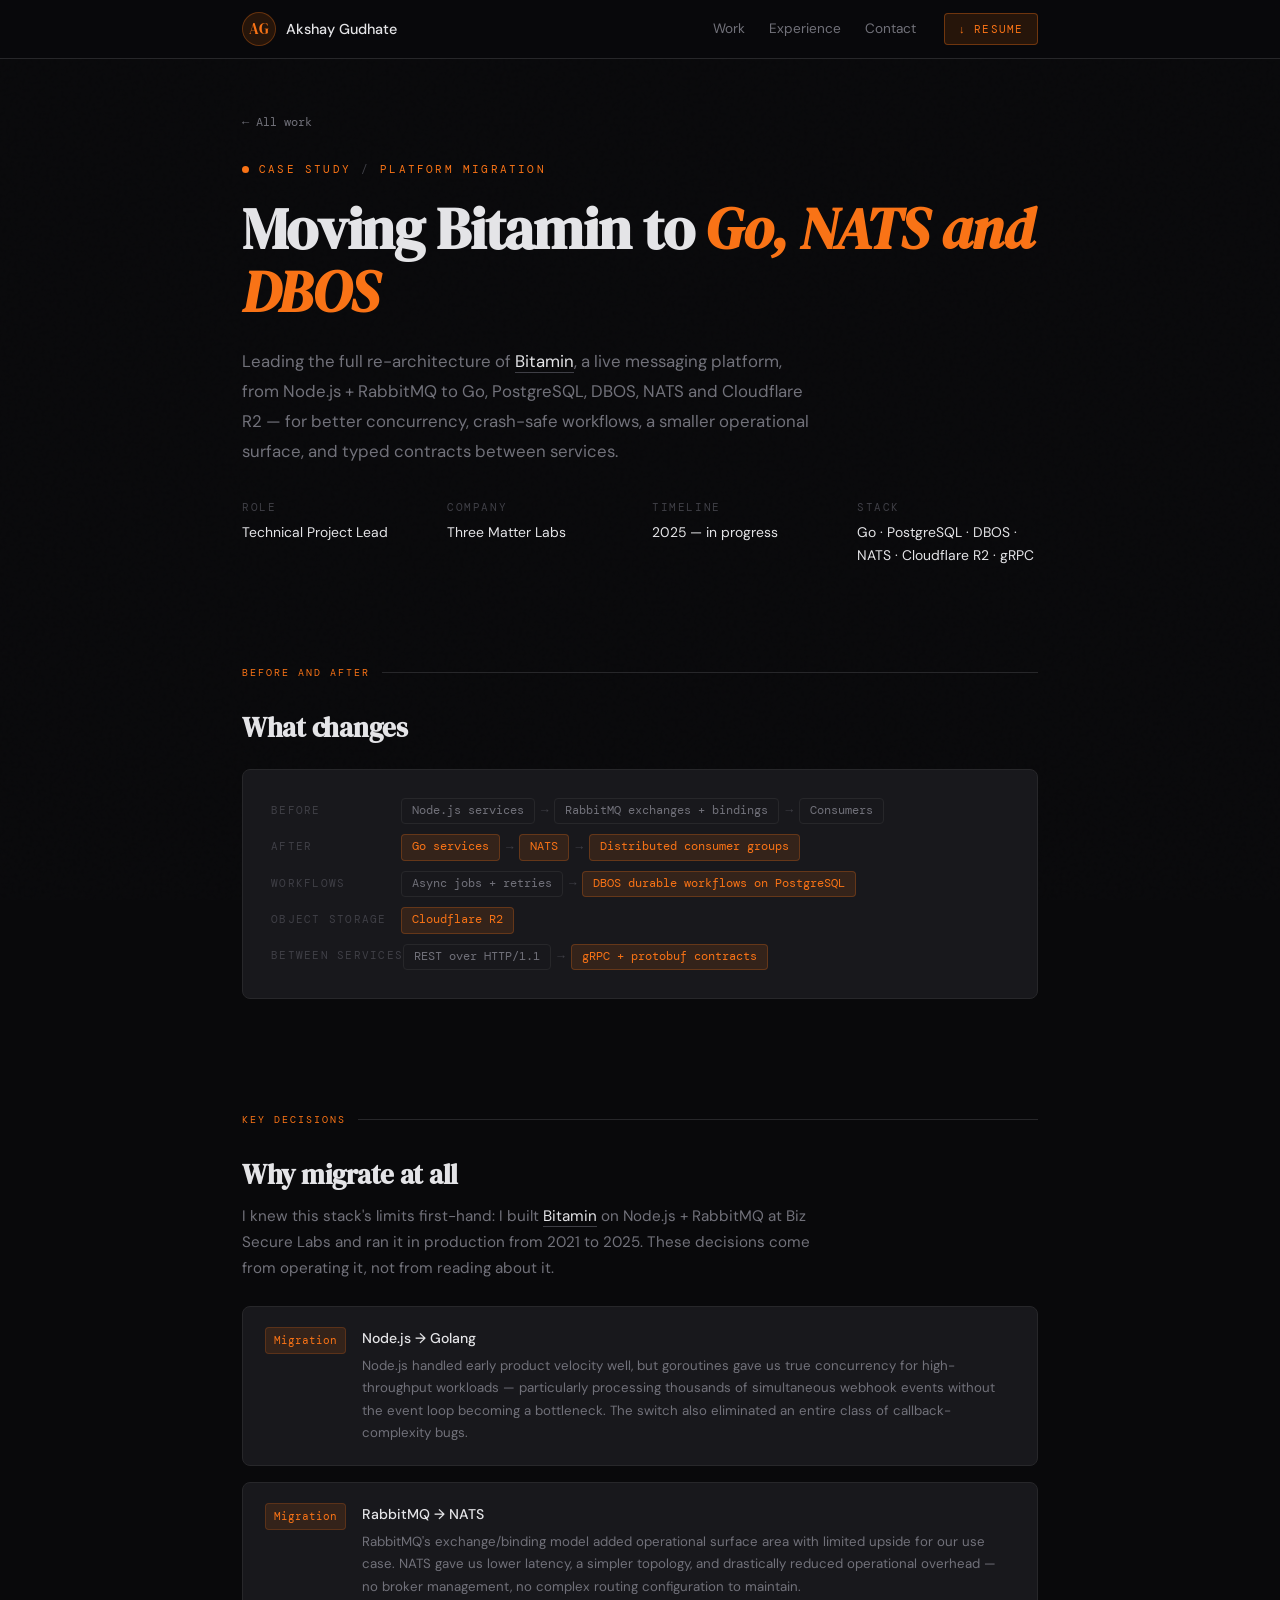
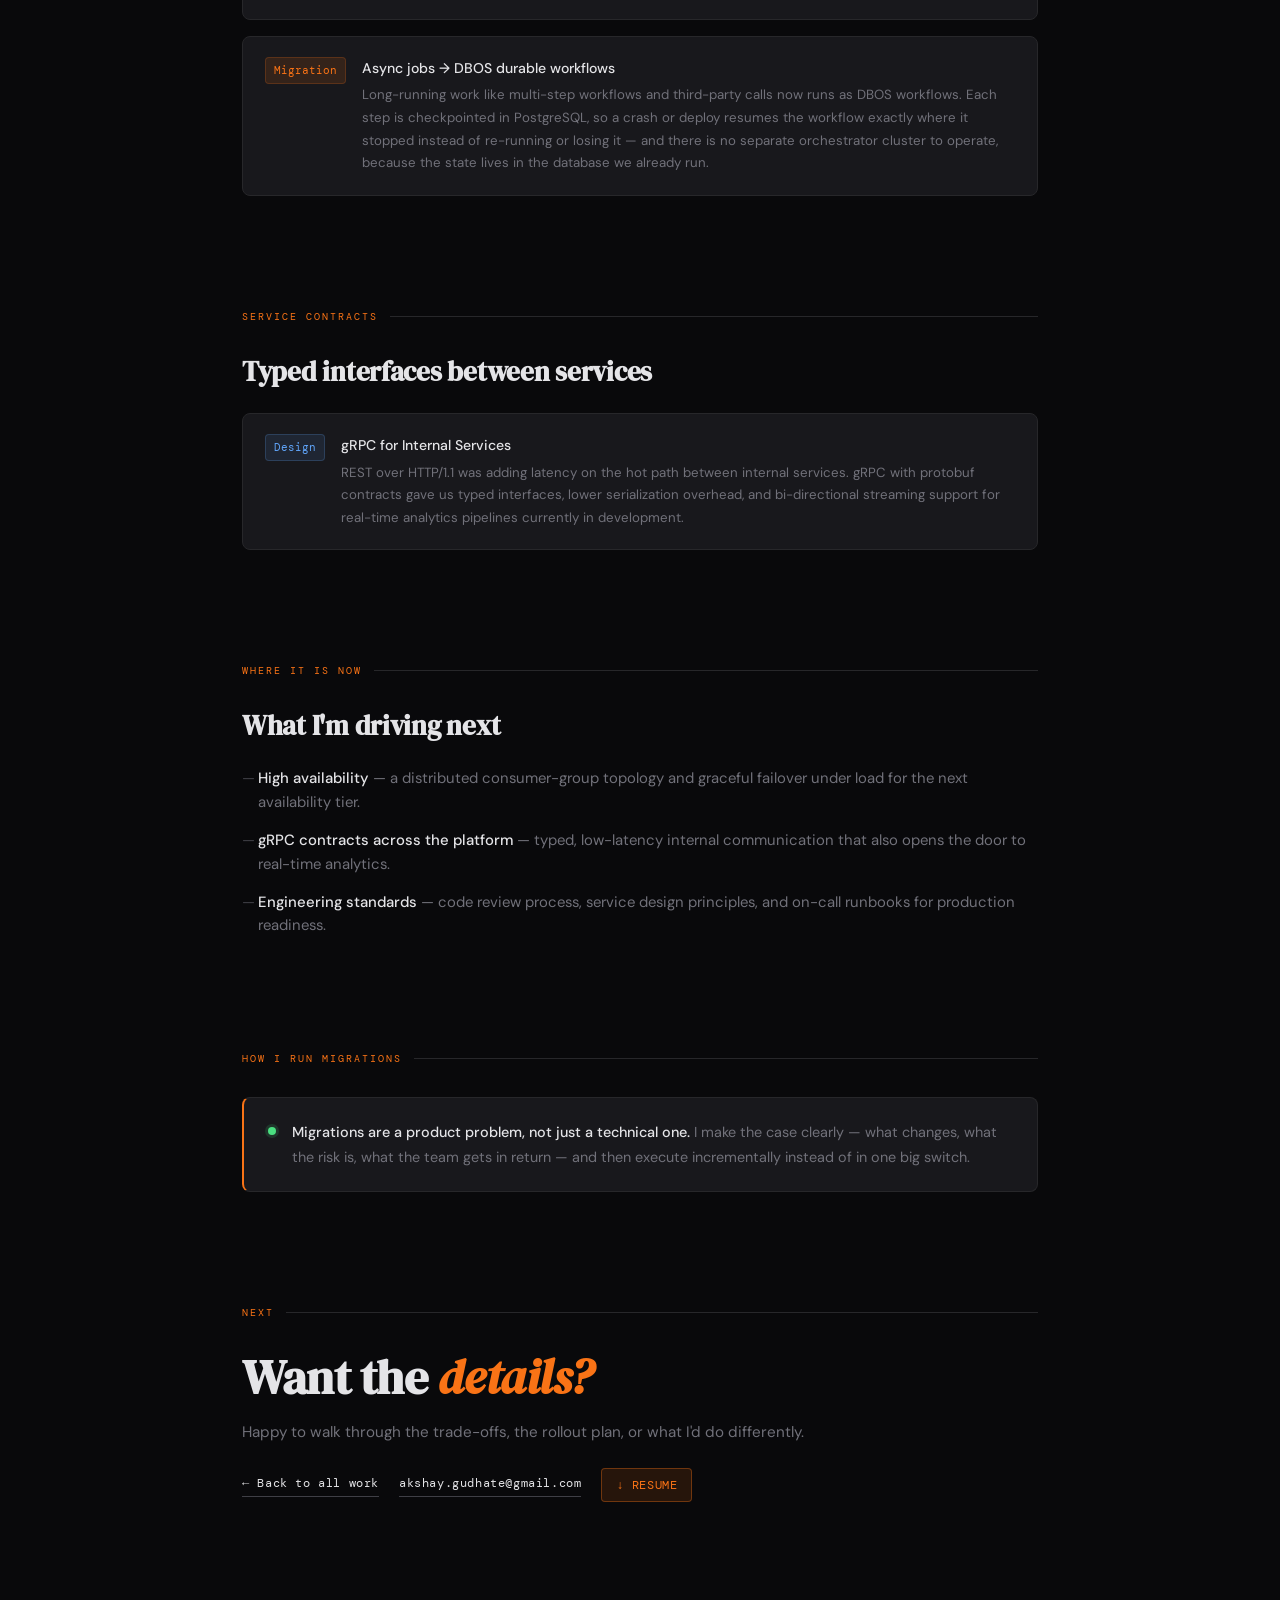
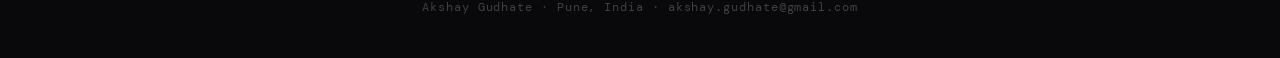
<file: work/messaging-migration.html>
<!DOCTYPE html>
<html lang="en">

<head>
    <meta charset="UTF-8" />
    <meta name="viewport" content="width=device-width, initial-scale=1.0" />
    <title>Bitamin migration case study — Akshay Gudhate</title>
    <meta name="description"
        content="How Akshay Gudhate is leading the move of a live messaging platform of Bitamin from Node.js + RabbitMQ to Go, PostgreSQL, DBOS, NATS and Cloudflare R2 at Three Matter Labs.">
    <meta property="og:title" content="Moving Bitamin to Go, NATS and DBOS — case study">
    <meta property="og:description"
        content="Node.js + RabbitMQ → Go, PostgreSQL, DBOS, NATS and R2, with typed gRPC contracts and a high-availability topology.">
    <meta property="og:type" content="article">
    <link rel="icon" type="image/png" href="../favicon.png">
    <link rel="preconnect" href="https://fonts.googleapis.com">
    <link rel="preconnect" href="https://fonts.gstatic.com" crossorigin>
    <link
        href="https://fonts.googleapis.com/css2?family=DM+Serif+Display:ital@0;1&family=DM+Mono:wght@400;500&family=DM+Sans:wght@300;400;500&display=swap"
        rel="stylesheet">
    <link rel="stylesheet" href="../styles.css">
</head>

<body id="top">

    <!-- TOP BAR -->
    <header class="topbar">
        <div class="topbar-inner">
            <a class="brand" href="../index.html"><span class="brand-mark">AG</span><span class="brand-name">Akshay Gudhate</span></a>
            <nav class="topnav">
                <a href="../index.html#work">Work</a>
                <a href="../index.html#experience">Experience</a>
                <a href="../index.html#contact">Contact</a>
            </nav>
            <a class="resume-btn" href="https://drive.google.com/file/d/1PpCX9nBve4YOYpo0bK9APBf0AA8yxDBO/view?usp=drive_link" target="_blank" rel="noopener">↓ Resume</a>
        </div>
    </header>

    <div class="container">

        <!-- CASE STUDY HERO -->
        <div class="hero cs-hero">
            <a class="cs-back" href="../index.html#work">← All work</a>
            <div class="hero-eyebrow"><span class="dot"></span>Case study<span class="sep">/</span>Platform Migration</div>
            <h1>Moving Bitamin to <em>Go, NATS and DBOS</em></h1>
            <p class="hero-desc">Leading the full re-architecture of <a class="inline-link"
                    href="bitamin.html">Bitamin</a>, a live messaging platform, from Node.js + RabbitMQ to Go,
                PostgreSQL, DBOS, NATS and Cloudflare R2 — for better concurrency, crash-safe workflows, a smaller
                operational surface, and typed contracts between services.</p>

            <div class="cs-meta">
                <div><span>Role</span>Technical Project Lead</div>
                <div><span>Company</span>Three Matter Labs</div>
                <div><span>Timeline</span>2025 — in progress</div>
                <div><span>Stack</span>Go · PostgreSQL · DBOS · NATS · Cloudflare R2 · gRPC</div>
            </div>
        </div>

        <!-- BEFORE / AFTER -->
        <section>
            <div class="section-label">Before and after</div>
            <h2>What changes</h2>
            <div class="arch-flow">
                <div class="flow-line">
                    <span class="cs-tag">Before</span>
                    <span class="node dim">Node.js services</span>
                    <span class="arrow">→</span>
                    <span class="node dim">RabbitMQ exchanges + bindings</span>
                    <span class="arrow">→</span>
                    <span class="node dim">Consumers</span>
                </div>
                <div class="flow-line" style="margin-top: 10px;">
                    <span class="cs-tag">After</span>
                    <span class="node">Go services</span>
                    <span class="arrow">→</span>
                    <span class="node">NATS</span>
                    <span class="arrow">→</span>
                    <span class="node">Distributed consumer groups</span>
                </div>
                <div class="flow-line" style="margin-top: 10px;">
                    <span class="cs-tag">Workflows</span>
                    <span class="node dim">Async jobs + retries</span>
                    <span class="arrow">→</span>
                    <span class="node">DBOS durable workflows on PostgreSQL</span>
                </div>
                <div class="flow-line" style="margin-top: 10px;">
                    <span class="cs-tag">Object storage</span>
                    <span class="node">Cloudflare R2</span>
                </div>
                <div class="flow-line" style="margin-top: 10px;">
                    <span class="cs-tag">Between services</span>
                    <span class="node dim">REST over HTTP/1.1</span>
                    <span class="arrow">→</span>
                    <span class="node">gRPC + protobuf contracts</span>
                </div>
            </div>
        </section>

        <!-- WHY -->
        <section id="decisions">
            <div class="section-label">Key decisions</div>
            <h2>Why migrate at all</h2>
            <p class="section-intro">I knew this stack's limits first-hand: I built <a class="inline-link"
                    href="bitamin.html">Bitamin</a> on Node.js + RabbitMQ at Biz Secure Labs and ran it in production
                from 2021 to 2025. These decisions come from operating it, not from reading about it.</p>
            <div class="decisions">
                <div class="decision">
                    <span class="decision-tag">Migration</span>
                    <div>
                        <h3>Node.js → Golang</h3>
                        <p>Node.js handled early product velocity well, but goroutines gave us true concurrency for
                            high-throughput workloads — particularly processing thousands of simultaneous webhook events
                            without the event loop becoming a bottleneck. The switch also eliminated an entire class of
                            callback-complexity bugs.</p>
                    </div>
                </div>

                <div class="decision">
                    <span class="decision-tag">Migration</span>
                    <div>
                        <h3>RabbitMQ → NATS</h3>
                        <p>RabbitMQ's exchange/binding model added operational surface area with limited upside for our
                            use case. NATS gave us lower latency, a simpler topology, and drastically reduced
                            operational overhead — no broker management, no complex routing configuration to maintain.
                        </p>
                    </div>
                </div>

                <div class="decision">
                    <span class="decision-tag">Migration</span>
                    <div>
                        <h3>Async jobs → DBOS durable workflows</h3>
                        <p>Long-running work like multi-step workflows and third-party calls now runs as DBOS
                            workflows. Each step is checkpointed in PostgreSQL, so a crash or deploy resumes the
                            workflow exactly where it stopped instead of re-running or losing it — and there is no
                            separate orchestrator cluster to operate, because the state lives in the database we
                            already run.</p>
                    </div>
                </div>
            </div>
        </section>

        <!-- CONTRACTS -->
        <section>
            <div class="section-label">Service contracts</div>
            <h2>Typed interfaces between services</h2>
            <div class="decisions">
                <div class="decision">
                    <span class="decision-tag neutral">Design</span>
                    <div>
                        <h3>gRPC for Internal Services</h3>
                        <p>REST over HTTP/1.1 was adding latency on the hot path between internal services. gRPC with
                            protobuf contracts gave us typed interfaces, lower serialization overhead, and
                            bi-directional streaming support for real-time analytics pipelines currently in development.
                        </p>
                    </div>
                </div>
            </div>
        </section>

        <!-- IN PROGRESS -->
        <section>
            <div class="section-label">Where it is now</div>
            <h2>What I'm driving next</h2>
            <ul class="tl-bullets cs-list">
                <li><strong>High availability</strong> — a distributed consumer-group topology and graceful failover
                    under load for the next availability tier.</li>
                <li><strong>gRPC contracts across the platform</strong> — typed, low-latency internal communication
                    that also opens the door to real-time analytics.</li>
                <li><strong>Engineering standards</strong> — code review process, service design principles, and
                    on-call runbooks for production readiness.</li>
            </ul>
        </section>

        <!-- LESSON -->
        <section>
            <div class="section-label">How I run migrations</div>
            <div class="currently-box">
                <div class="dot-live"></div>
                <p><strong>Migrations are a product problem, not just a technical one.</strong> I make the case
                    clearly — what changes, what the risk is, what the team gets in return — and then execute
                    incrementally instead of in one big switch.</p>
            </div>
        </section>

        <!-- NEXT -->
        <section class="contact">
            <div class="section-label">Next</div>
            <h2 class="contact-title">Want the <em>details?</em></h2>
            <p class="section-intro">Happy to walk through the trade-offs, the rollout plan, or what I'd do
                differently.</p>
            <div class="hero-links" style="margin-top: 22px;">
                <a href="../index.html#work">← Back to all work</a>
                <a href="mailto:akshay.gudhate@gmail.com">akshay.gudhate@gmail.com</a>
                <a href="https://drive.google.com/file/d/1PpCX9nBve4YOYpo0bK9APBf0AA8yxDBO/view?usp=drive_link" target="_blank" rel="noopener" class="resume-btn">↓ Resume</a>
            </div>
        </section>

        <footer>
            <p>Akshay Gudhate · Pune, India · <a href="mailto:akshay.gudhate@gmail.com">akshay.gudhate@gmail.com</a></p>
        </footer>

    </div>
</body>

</html>
</file>
<file: styles.css>
:root {
    --bg: #09090b;
    --surface: #111114;
    --card: #18181c;
    --border: #27272a;
    --text: #e4e4e7;
    --muted: #71717a;
    --faint: #3f3f46;
    --accent: #f97316;
    --accent-dim: rgba(249, 115, 22, 0.12);
    --green: #4ade80;
    --blue: #60a5fa;
}

*,
*::before,
*::after {
    box-sizing: border-box;
    margin: 0;
    padding: 0;
}

html {
    scroll-behavior: smooth;
    scroll-padding-top: 76px;
}

body {
    font-family: 'DM Sans', sans-serif;
    background: var(--bg);
    color: var(--text);
    line-height: 1.7;
    overflow-x: hidden;
}

/* ── NOISE TEXTURE ── */
body::before {
    content: '';
    position: fixed;
    inset: 0;
    background-image: url("data:image/svg+xml,%3Csvg viewBox='0 0 256 256' xmlns='http://www.w3.org/2000/svg'%3E%3Cfilter id='noise'%3E%3CfeTurbulence type='fractalNoise' baseFrequency='0.9' numOctaves='4' stitchTiles='stitch'/%3E%3C/filter%3E%3Crect width='100%25' height='100%25' filter='url(%23noise)' opacity='0.04'/%3E%3C/svg%3E");
    pointer-events: none;
    z-index: 0;
    opacity: 0.4;
}

/* ── LAYOUT ── */
.container {
    max-width: 860px;
    margin: 0 auto;
    padding: 0 32px;
    position: relative;
    z-index: 1;
}

/* ── HERO ── */
.hero {
    padding: 80px 0 40px;
}

.hero-eyebrow {
    font-family: 'DM Mono', monospace;
    font-size: 11px;
    letter-spacing: 0.2em;
    text-transform: uppercase;
    color: var(--accent);
    margin-bottom: 18px;
    display: flex;
    align-items: center;
    gap: 10px;
}

.hero-eyebrow .dot {
    width: 7px;
    height: 7px;
    border-radius: 50%;
    background: var(--accent);
}

.hero-eyebrow .sep {
    color: var(--faint);
}

.hero-tagline {
    font-family: 'DM Serif Display', serif;
    font-size: clamp(1.35rem, 2.6vw, 1.7rem);
    line-height: 1.3;
    color: var(--text);
    margin: -6px 0 18px;
    max-width: 560px;
}

.hero-tagline em {
    color: var(--accent);
}

h1 {
    font-family: 'DM Serif Display', serif;
    font-size: clamp(2.4rem, 5vw, 3.6rem);
    line-height: 1.1;
    color: var(--text);
    margin-bottom: 22px;
    letter-spacing: -0.02em;
}

h1 em {
    font-style: italic;
    color: var(--accent);
}

.hero-desc {
    font-size: 1.05rem;
    color: var(--muted);
    max-width: 580px;
    margin-bottom: 0;
    line-height: 1.8;
}

.hero-links {
    display: flex;
    gap: 20px;
    flex-wrap: wrap;
    align-items: center;
}

.hero-links a {
    font-family: 'DM Mono', monospace;
    font-size: 12px;
    color: var(--text);
    text-decoration: none;
    letter-spacing: 0.05em;
    border-bottom: 1px solid var(--faint);
    padding-bottom: 2px;
    transition: color 0.2s, border-color 0.2s;
}

.hero-links a:hover {
    color: var(--accent);
    border-color: var(--accent);
}

.hero-inner {
    display: flex;
    align-items: center;
    justify-content: space-between;
    gap: 48px;
}

.hero-text {
    flex: 1;
    min-width: 0;
}

.hero-photo {
    width: 240px;
    height: 240px;
    border-radius: 12px;
    object-fit: cover;
    object-position: center;
    border: 2px solid var(--border);
    flex-shrink: 0;
}

/* ── TOP BAR ── */
.topbar {
    position: sticky;
    top: 0;
    z-index: 50;
    background: rgba(9, 9, 11, 0.82);
    backdrop-filter: blur(10px);
    -webkit-backdrop-filter: blur(10px);
    border-bottom: 1px solid var(--border);
}

.topbar-inner {
    max-width: 860px;
    margin: 0 auto;
    padding: 12px 32px;
    display: flex;
    align-items: center;
    gap: 28px;
}

.brand {
    display: flex;
    align-items: center;
    gap: 10px;
    text-decoration: none;
    color: var(--text);
    margin-right: auto;
}

.brand-mark {
    font-family: 'DM Serif Display', serif;
    font-size: 0.95rem;
    width: 34px;
    height: 34px;
    border-radius: 50%;
    display: grid;
    place-items: center;
    background: var(--accent-dim);
    color: var(--accent);
    border: 1px solid rgba(249, 115, 22, 0.3);
}

.brand-name {
    font-size: 0.9rem;
    font-weight: 500;
}

.topnav {
    display: flex;
    gap: 24px;
}

.topnav a {
    font-size: 0.85rem;
    color: var(--muted);
    text-decoration: none;
    transition: color 0.2s;
}

.topnav a:hover {
    color: var(--text);
}

.topbar .resume-btn {
    text-decoration: none;
}

/* ── RESUME BUTTON ── */
.resume-btn {
    font-family: 'DM Mono', monospace;
    font-size: 11px;
    letter-spacing: 0.1em;
    text-transform: uppercase;
    color: var(--accent) !important;
    border: 1px solid rgba(249, 115, 22, 0.35) !important;
    border-bottom: 1px solid rgba(249, 115, 22, 0.35) !important;
    border-radius: 4px;
    padding: 6px 14px 6px !important;
    background: var(--accent-dim);
    transition: background 0.2s, border-color 0.2s !important;
}

.resume-btn:hover {
    background: rgba(249, 115, 22, 0.2) !important;
    border-color: var(--accent) !important;
    color: var(--accent) !important;
}

/* ── SECTION HEADS ── */
section {
    padding: 56px 0;
}


.section-label {
    font-family: 'DM Mono', monospace;
    font-size: 10px;
    letter-spacing: 0.2em;
    text-transform: uppercase;
    color: var(--accent);
    margin-bottom: 30px;
    display: flex;
    align-items: center;
    gap: 12px;
}

.section-label::after {
    content: '';
    flex: 1;
    height: 1px;
    background: var(--border);
}

h2 {
    font-family: 'DM Serif Display', serif;
    font-size: 1.7rem;
    color: var(--text);
    margin-bottom: 12px;
    letter-spacing: -0.01em;
    line-height: 1.25;
}

h3 {
    font-size: 0.95rem;
    font-weight: 500;
    color: var(--text);
    margin-bottom: 6px;
}

p {
    color: var(--muted);
    font-size: 0.95rem;
}

.section-intro {
    max-width: 600px;
    margin-bottom: 8px;
}

/* ── SELECTED WORK ── */
.work-grid {
    display: grid;
    grid-template-columns: 1fr 1fr;
    gap: 20px;
    margin-top: 28px;
}

.work-card {
    display: flex;
    flex-direction: column;
    background: var(--card);
    border: 1px solid var(--border);
    border-radius: 10px;
    overflow: hidden;
    text-decoration: none;
    color: inherit;
    transition: border-color 0.2s, transform 0.2s;
}

.work-card:hover {
    border-color: rgba(249, 115, 22, 0.45);
    transform: translateY(-2px);
}

.work-card.featured {
    grid-column: 1 / -1;
}

.work-visual {
    position: relative;
    min-height: 170px;
    padding: 52px 22px 56px;
    display: flex;
    align-items: center;
    justify-content: center;
    background-color: var(--surface);
    background-image:
        linear-gradient(rgba(255, 255, 255, 0.025) 1px, transparent 1px),
        linear-gradient(90deg, rgba(255, 255, 255, 0.025) 1px, transparent 1px);
    background-size: 22px 22px;
    border-bottom: 1px solid var(--border);
}

.work-cat,
.work-num,
.work-chip {
    position: absolute;
    font-family: 'DM Mono', monospace;
    font-size: 0.66rem;
    letter-spacing: 0.08em;
    text-transform: uppercase;
    border: 1px solid var(--border);
    background: var(--bg);
    border-radius: 4px;
    padding: 3px 8px;
}

.work-cat {
    top: 14px;
    left: 14px;
    color: var(--text);
}

.work-num {
    top: 14px;
    right: 14px;
    color: var(--muted);
}

.work-chip {
    bottom: 14px;
    right: 14px;
    color: var(--green);
    text-transform: none;
    letter-spacing: 0.02em;
}

.work-flow {
    font-family: 'DM Mono', monospace;
    display: flex;
    flex-wrap: wrap;
    align-items: center;
    justify-content: center;
    gap: 6px 0;
}

.work-flow.stacked {
    flex-direction: column;
    gap: 10px;
}

.work-flow .node {
    display: inline-block;
    background: var(--accent-dim);
    color: var(--accent);
    border: 1px solid rgba(249, 115, 22, 0.25);
    border-radius: 4px;
    padding: 3px 10px;
    font-size: 0.72rem;
    white-space: nowrap;
}

.work-flow .node.dim {
    background: transparent;
    color: var(--muted);
    border-color: var(--border);
}

.work-flow .arrow {
    color: var(--faint);
    margin: 0 6px;
}

.work-body {
    padding: 22px;
    display: flex;
    flex-direction: column;
    flex: 1;
}

.work-role {
    font-family: 'DM Mono', monospace;
    font-size: 0.7rem;
    color: var(--muted);
    letter-spacing: 0.03em;
    margin-bottom: 10px;
}

.work-body h3 {
    font-family: 'DM Serif Display', serif;
    font-weight: 400;
    font-size: 1.3rem;
    line-height: 1.25;
    margin-bottom: 10px;
    transition: color 0.2s;
}

.work-card:hover h3 {
    color: var(--accent);
}

.work-body p {
    font-size: 0.87rem;
    line-height: 1.65;
    margin-bottom: 16px;
}

.work-tags {
    display: flex;
    flex-wrap: wrap;
    gap: 6px 14px;
    font-size: 0.75rem;
    color: var(--faint);
    margin-bottom: 18px;
}

.work-cta {
    margin-top: auto;
    padding-top: 14px;
    border-top: 1px solid var(--border);
    font-family: 'DM Mono', monospace;
    font-size: 0.7rem;
    letter-spacing: 0.1em;
    text-transform: uppercase;
    color: var(--text);
    display: flex;
    justify-content: space-between;
}

.work-cta span {
    color: var(--accent);
}

/* ── CONTACT ── */
.contact-title {
    font-size: clamp(2rem, 5vw, 3rem);
    line-height: 1.1;
    margin-bottom: 16px;
}

.contact-title em {
    color: var(--accent);
}

.contact-row {
    display: flex;
    align-items: center;
    gap: 12px;
    flex-wrap: wrap;
    margin: 24px 0 22px;
}

.contact-email {
    font-family: 'DM Serif Display', serif;
    font-size: clamp(1.2rem, 3vw, 1.6rem);
    color: var(--text);
    text-decoration: none;
    border-bottom: 1px solid var(--faint);
    transition: color 0.2s, border-color 0.2s;
    word-break: break-all;
}

.contact-email:hover {
    color: var(--accent);
    border-color: var(--accent);
}

.copy-btn {
    font-family: 'DM Mono', monospace;
    font-size: 0.7rem;
    letter-spacing: 0.08em;
    text-transform: uppercase;
    color: var(--muted);
    background: transparent;
    border: 1px solid var(--border);
    border-radius: 4px;
    padding: 5px 10px;
    cursor: pointer;
    text-decoration: none;
    transition: color 0.2s, border-color 0.2s;
}

.copy-btn:hover {
    color: var(--text);
    border-color: var(--faint);
}

/* ── SUMMARY ── */
.summary-text {
    font-size: 1.05rem;
    color: var(--muted);
    line-height: 1.9;
    max-width: 680px;
}

.summary-text strong {
    color: var(--text);
    font-weight: 500;
}

/* ── IMPACT STATS ── */
.stats-grid {
    display: grid;
    grid-template-columns: repeat(auto-fit, minmax(180px, 1fr));
    gap: 1px;
    background: var(--border);
    border: 1px solid var(--border);
    border-radius: 8px;
    overflow: hidden;
    margin-top: 30px;
}

.stat {
    background: var(--card);
    padding: 24px 20px;
    position: relative;
}

.stat-num {
    font-family: 'DM Serif Display', serif;
    font-size: 2.2rem;
    color: var(--accent);
    line-height: 1;
    margin-bottom: 6px;
}

.stat-label {
    font-size: 0.78rem;
    color: var(--muted);
    line-height: 1.4;
}

/* ── PILLARS ── */
.pillars {
    display: grid;
    grid-template-columns: repeat(auto-fit, minmax(240px, 1fr));
    gap: 16px;
    margin-top: 24px;
}

.pillar {
    background: var(--card);
    border: 1px solid var(--border);
    border-radius: 8px;
    padding: 22px;
    position: relative;
    overflow: hidden;
    transition: border-color 0.2s;
}

.pillar:hover {
    border-color: var(--faint);
}

.pillar-icon {
    font-size: 1.3rem;
    margin-bottom: 12px;
}

.pillar h3 {
    font-size: 0.9rem;
    margin-bottom: 8px;
}

.pillar p {
    font-size: 0.85rem;
    line-height: 1.6;
}

/* ── ARCHITECTURE ── */
.arch-flow {
    background: var(--card);
    border: 1px solid var(--border);
    border-radius: 8px;
    padding: 28px;
    margin-top: 24px;
    overflow-x: auto;
}

.flow-line {
    font-family: 'DM Mono', monospace;
    font-size: 0.78rem;
    color: var(--muted);
    line-height: 2.4;
    white-space: nowrap;
}

.flow-line .node {
    display: inline-block;
    background: var(--accent-dim);
    color: var(--accent);
    border: 1px solid rgba(249, 115, 22, 0.25);
    border-radius: 4px;
    padding: 3px 10px;
    font-size: 0.72rem;
}

.flow-line .arrow {
    color: var(--faint);
    margin: 0 6px;
}

.flow-label {
    font-family: 'DM Mono', monospace;
    font-size: 0.7rem;
    color: var(--faint);
    margin-top: 14px;
    letter-spacing: 0.05em;
}

/* ── DECISIONS TABLE ── */
.decisions {
    margin-top: 24px;
    display: flex;
    flex-direction: column;
    gap: 16px;
}

.decision {
    background: var(--card);
    border: 1px solid var(--border);
    border-radius: 8px;
    padding: 20px 22px;
    display: grid;
    grid-template-columns: auto 1fr;
    gap: 16px;
    align-items: start;
}

.decision-tag {
    font-family: 'DM Mono', monospace;
    font-size: 0.7rem;
    background: var(--accent-dim);
    color: var(--accent);
    border: 1px solid rgba(249, 115, 22, 0.2);
    border-radius: 4px;
    padding: 3px 8px;
    white-space: nowrap;
}

.decision-tag.neutral {
    background: rgba(96, 165, 250, 0.1);
    color: var(--blue);
    border-color: rgba(96, 165, 250, 0.2);
}

.decision h3 {
    font-size: 0.88rem;
    margin-bottom: 4px;
}

.decision p {
    font-size: 0.83rem;
}

/* ── EXPERIENCE ── */
.timeline {
    margin-top: 24px;
    position: relative;
}

.timeline::before {
    content: '';
    position: absolute;
    left: 0;
    top: 6px;
    bottom: 0;
    width: 1px;
    background: var(--border);
}

.tl-item {
    padding-left: 28px;
    padding-bottom: 40px;
    position: relative;
}

.tl-item:last-child {
    padding-bottom: 0;
}

.tl-item::before {
    content: '';
    position: absolute;
    left: -3px;
    top: 6px;
    width: 7px;
    height: 7px;
    border-radius: 50%;
    background: var(--accent);
}

.tl-meta {
    font-family: 'DM Mono', monospace;
    font-size: 0.72rem;
    color: var(--faint);
    letter-spacing: 0.05em;
    margin-bottom: 6px;
}

.tl-title {
    font-size: 1rem;
    font-weight: 500;
    color: var(--text);
    margin-bottom: 4px;
}

.tl-company {
    font-size: 0.83rem;
    color: var(--accent);
    margin-bottom: 14px;
}

.tl-bullets {
    list-style: none;
    display: flex;
    flex-direction: column;
    gap: 8px;
}

.tl-bullets li {
    font-size: 0.87rem;
    color: var(--muted);
    padding-left: 16px;
    position: relative;
    line-height: 1.6;
}

.tl-bullets li::before {
    content: '—';
    position: absolute;
    left: 0;
    color: var(--faint);
}

.tl-bullets li strong {
    color: var(--text);
    font-weight: 500;
}

/* ── PHILOSOPHY ── */
.philosophy-grid {
    display: grid;
    grid-template-columns: 1fr 1fr;
    gap: 16px;
    margin-top: 24px;
}

@media (max-width: 580px) {
    .philosophy-grid {
        grid-template-columns: 1fr;
    }
}

.philosophy-card {
    background: var(--card);
    border: 1px solid var(--border);
    border-radius: 8px;
    padding: 22px;
}

.philosophy-card h3 {
    font-family: 'DM Serif Display', serif;
    font-size: 1rem;
    font-weight: 400;
    color: var(--text);
    margin-bottom: 8px;
}

.philosophy-card p {
    font-size: 0.85rem;
    line-height: 1.7;
}

/* ── TECH STACK ── */
.stack-groups {
    margin-top: 24px;
    display: flex;
    flex-direction: column;
    gap: 14px;
}

.stack-row {
    display: flex;
    align-items: baseline;
    gap: 14px;
    flex-wrap: wrap;
}

.stack-category {
    font-family: 'DM Mono', monospace;
    font-size: 0.68rem;
    color: var(--faint);
    letter-spacing: 0.1em;
    text-transform: uppercase;
    min-width: 110px;
}

.stack-tags {
    display: flex;
    gap: 8px;
    flex-wrap: wrap;
}

.tag {
    font-family: 'DM Mono', monospace;
    font-size: 0.73rem;
    color: var(--muted);
    border: 1px solid var(--border);
    border-radius: 4px;
    padding: 3px 9px;
    transition: color 0.15s, border-color 0.15s;
}

.tag:hover {
    color: var(--text);
    border-color: var(--faint);
}

/* ── CURRENTLY ── */
.currently-box {
    background: var(--card);
    border: 1px solid var(--border);
    border-left: 2px solid var(--accent);
    border-radius: 8px;
    padding: 22px 24px;
    margin-top: 24px;
    display: flex;
    gap: 16px;
    align-items: flex-start;
}

.dot-live {
    width: 8px;
    height: 8px;
    border-radius: 50%;
    background: var(--green);
    box-shadow: 0 0 0 3px rgba(74, 222, 128, 0.15);
    margin-top: 7px;
    flex-shrink: 0;
    animation: pulse 2s infinite;
}

@keyframes pulse {

    0%,
    100% {
        box-shadow: 0 0 0 3px rgba(74, 222, 128, 0.15);
    }

    50% {
        box-shadow: 0 0 0 6px rgba(74, 222, 128, 0.05);
    }
}

.currently-box p {
    font-size: 0.9rem;
    line-height: 1.7;
}

.currently-box strong {
    color: var(--text);
    font-weight: 500;
}

/* ── FOOTER ── */
footer {
    padding: 40px 0;
    text-align: center;
}

footer p {
    font-family: 'DM Mono', monospace;
    font-size: 0.72rem;
    color: var(--faint);
    letter-spacing: 0.08em;
}

footer a {
    color: var(--faint);
    text-decoration: none;
    transition: color 0.2s;
}

footer a:hover {
    color: var(--accent);
}

/* ── FADE IN ── */
@keyframes fadeUp {
    from {
        opacity: 0;
        transform: translateY(16px);
    }

    to {
        opacity: 1;
        transform: translateY(0);
    }
}

.hero {
    animation: fadeUp 0.6s ease both;
}

section:nth-child(2) {
    animation: fadeUp 0.6s 0.1s ease both;
}

section:nth-child(3) {
    animation: fadeUp 0.6s 0.15s ease both;
}

section:nth-child(4) {
    animation: fadeUp 0.6s 0.2s ease both;
}

section:nth-child(5) {
    animation: fadeUp 0.6s 0.25s ease both;
}

@media (max-width: 640px) {
    body {
        padding: 0;
    }

    .container {
        padding: 0 20px;
    }

    .hero {
        padding: 40px 0 40px;
    }

    /* mobile: photo first, then name, everything centred */
    .hero-inner {
        flex-direction: column;
        gap: 24px;
        text-align: center;
    }

    .hero-photo {
        order: -1;
        width: 200px;
        height: 200px;
    }

    .hero-eyebrow {
        justify-content: center;
        flex-wrap: wrap;
        white-space: nowrap;
        font-size: 10px;
        letter-spacing: 0.14em;
        gap: 8px;
    }

    /* stack: label above its tags on every row */
    .stack-row {
        flex-direction: column;
        gap: 8px;
    }

    .topbar-inner {
        padding: 10px 20px;
    }

    .topnav,
    .brand-name {
        display: none;
    }

    .work-grid {
        grid-template-columns: 1fr;
    }

    .hero-tagline {
        margin-left: auto;
        margin-right: auto;
    }

    .hero-desc {
        margin-left: auto;
        margin-right: auto;
    }

    section {
        padding: 44px 0;
    }

    .stats-grid {
        grid-template-columns: 1fr 1fr;
    }
}

/* ── CASE STUDY ── */
.cs-hero {
    padding-top: 48px;
}

.cs-back {
    display: inline-block;
    font-family: 'DM Mono', monospace;
    font-size: 0.75rem;
    color: var(--muted);
    text-decoration: none;
    margin-bottom: 28px;
    transition: color 0.2s;
}

.cs-back:hover {
    color: var(--accent);
}

.cs-meta {
    display: grid;
    grid-template-columns: repeat(auto-fit, minmax(170px, 1fr));
    gap: 18px 24px;
    margin-top: 32px;
    font-size: 0.87rem;
    color: var(--text);
}

.cs-meta span {
    display: block;
    font-family: 'DM Mono', monospace;
    font-size: 0.66rem;
    letter-spacing: 0.15em;
    text-transform: uppercase;
    color: var(--faint);
    margin-bottom: 4px;
}

.cs-list {
    margin-top: 24px;
    gap: 14px;
}

.cs-list li {
    font-size: 0.93rem;
}

.flow-line {
    white-space: normal;
    display: flex;
    flex-wrap: wrap;
    align-items: center;
    gap: 8px 0;
    line-height: 1.6;
}

@media (max-width: 640px) {
    .cs-hero {
        text-align: left;
    }

    .cs-hero .hero-eyebrow {
        justify-content: flex-start;
    }
}

.arch-flow .node.dim {
    background: transparent;
    color: var(--muted);
    border-color: var(--border);
}

.cs-tag {
    font-family: 'DM Mono', monospace;
    font-size: 0.66rem;
    letter-spacing: 0.12em;
    text-transform: uppercase;
    color: var(--faint);
    min-width: 130px;
}

@media (max-width: 640px) {
    .cs-tag {
        flex-basis: 100%;
    }
}

.inline-link {
    color: var(--text);
    text-decoration: none;
    border-bottom: 1px solid var(--faint);
    transition: color 0.2s, border-color 0.2s;
}

.inline-link:hover {
    color: var(--accent);
    border-color: var(--accent);
}

/* ── CONTACT CARDS ── */
.contact-grid {
    display: grid;
    grid-template-columns: repeat(2, 1fr);
    gap: 10px;
    margin-top: 28px;
}

.contact-card {
    display: flex;
    align-items: center;
    gap: 14px;
    padding: 14px 16px;
    background: var(--card);
    border: 1px solid var(--border);
    border-radius: 8px;
    text-decoration: none;
    color: var(--text);
    min-width: 0;
    transition: border-color 0.2s;
}

.contact-card:hover {
    border-color: var(--faint);
}

.contact-card.primary {
    grid-column: 1 / -1;
    border-color: rgba(249, 115, 22, 0.3);
}

.contact-card.primary:hover {
    border-color: rgba(249, 115, 22, 0.6);
}

.cc-icon {
    width: 36px;
    height: 36px;
    flex-shrink: 0;
    display: grid;
    place-items: center;
    border-radius: 6px;
    background: var(--surface);
    border: 1px solid var(--border);
    color: var(--muted);
    transition: color 0.2s, border-color 0.2s;
}

.cc-icon svg {
    width: 18px;
    height: 18px;
}

.contact-card:hover .cc-icon,
.contact-card.primary .cc-icon {
    color: var(--accent);
}

.contact-card.primary .cc-icon {
    background: var(--accent-dim);
    border-color: rgba(249, 115, 22, 0.25);
}

.cc-text {
    display: flex;
    flex-direction: column;
    gap: 2px;
    min-width: 0;
    flex: 1;
}

.cc-label {
    font-family: 'DM Mono', monospace;
    font-size: 0.62rem;
    letter-spacing: 0.15em;
    text-transform: uppercase;
    color: var(--muted);
}

.cc-value {
    font-size: 0.9rem;
    color: var(--text);
    overflow: hidden;
    text-overflow: ellipsis;
    white-space: nowrap;
}

.cc-arrow {
    font-size: 0.85rem;
    color: var(--faint);
    transition: color 0.2s;
}

.contact-card:hover .cc-arrow {
    color: var(--accent);
}

@media (max-width: 640px) {
    .contact-grid {
        grid-template-columns: 1fr;
    }
}
</file>
